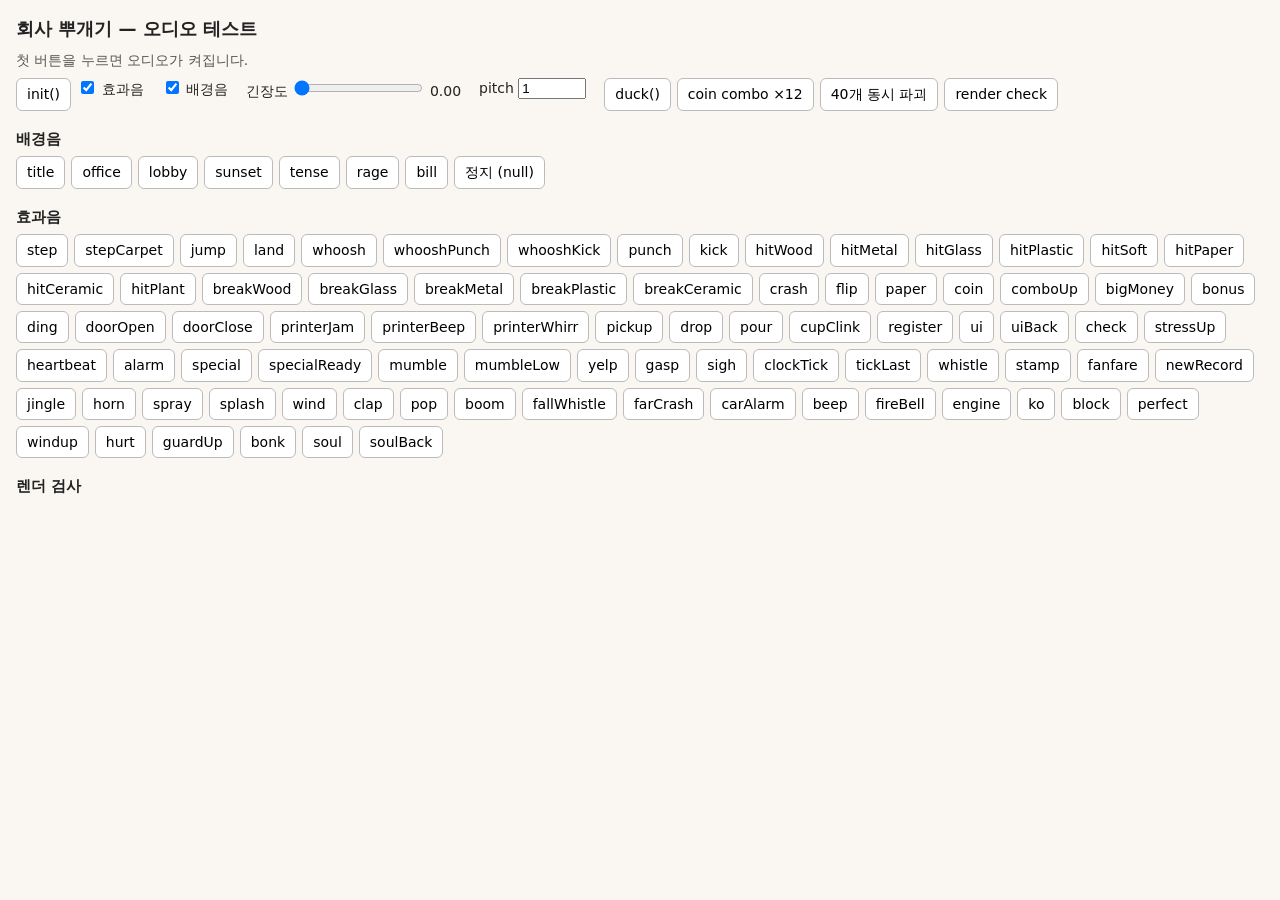
<file: tools/audio-test.html>
<!doctype html>
<html lang="ko">
<head>
<meta charset="utf-8">
<meta name="viewport" content="width=device-width, initial-scale=1">
<title>회사 뿌개기 — 오디오 테스트</title>
<style>
  body { font: 14px/1.45 system-ui, sans-serif; margin: 16px; background: #faf7f2; color: #222; }
  h1 { font-size: 18px; margin: 0 0 8px; }
  h2 { font-size: 15px; margin: 18px 0 6px; }
  .grid { display: flex; flex-wrap: wrap; gap: 6px; }
  button { font: inherit; padding: 5px 10px; border: 1px solid #bbb; border-radius: 6px; background: #fff; cursor: pointer; }
  button:hover { background: #ffeccc; }
  button.on { background: #ffd27a; }
  table { border-collapse: collapse; margin-top: 8px; font-variant-numeric: tabular-nums; }
  td, th { border: 1px solid #ddd; padding: 2px 8px; text-align: right; }
  td:first-child, th:first-child { text-align: left; }
  tr.bad td { background: #ffd9d9; }
  #status { margin: 8px 0; color: #555; }
  label { margin-right: 12px; }
</style>
</head>
<body>
<h1>회사 뿌개기 — 오디오 테스트</h1>
<div id="status">첫 버튼을 누르면 오디오가 켜집니다.</div>
<div class="grid">
  <button id="initBtn">init()</button>
  <label><input type="checkbox" id="sfxOn" checked> 효과음</label>
  <label><input type="checkbox" id="bgmOn" checked> 배경음</label>
  <label>긴장도 <input type="range" id="inten" min="0" max="1" step="0.01" value="0"> <span id="intenVal">0.00</span></label>
  <label>pitch <input type="number" id="pitch" value="1" step="0.1" min="0.25" max="4" style="width:60px"></label>
  <button id="duck">duck()</button>
  <button id="combo">coin combo ×12</button>
  <button id="burst">40개 동시 파괴</button>
  <button id="render">render check</button>
</div>
<h2>배경음</h2>
<div class="grid" id="music"></div>
<h2>효과음</h2>
<div class="grid" id="sfx"></div>
<h2>렌더 검사</h2>
<div id="results"></div>

<script type="module">
// ?mod=http://localhost:PORT/x.js renders another build of the module (only localhost, for before/after comparisons)
const modParam = new URLSearchParams(location.search).get('mod');
const modUrl = modParam && /^http:\/\/(localhost|127\.0\.0\.1):\d+\//.test(modParam) ? modParam : '../js/audio.js';
const { audio, audioLab, createEngine } = await import(modUrl);

const $ = (id) => document.getElementById(id);
const status = (s) => { $('status').textContent = s; };
const pitch = () => Number($('pitch').value) || 1;

// pre-init calls must be silent no-ops
const preInit = [];
try {
  audio.sfx('coin'); audio.sfx('noSuchSound'); audio.music('office'); audio.music('noSuchTrack'); audio.intensity(0.5);
  audio.duck(); audio.suspend(); audio.resume(); audio.setEnabled({ sfx: true }); audio.intensity(0);
  preInit.push('pre-init calls: OK (no throw), state=' + JSON.stringify(audio.state()));
  audio.music(null);
} catch (e) { preInit.push('pre-init calls THREW: ' + e.message); }

function ensure() { audio.init(); setTimeout(() => status('state: ' + JSON.stringify(audio.state())), 150); }
$('initBtn').onclick = ensure;
$('sfxOn').onchange = (e) => audio.setEnabled({ sfx: e.target.checked });
$('bgmOn').onchange = (e) => audio.setEnabled({ bgm: e.target.checked });
$('inten').oninput = (e) => { audio.intensity(+e.target.value); $('intenVal').textContent = (+e.target.value).toFixed(2); };
$('duck').onclick = () => { ensure(); audio.duck(0.6, 600); };
$('combo').onclick = () => { ensure(); for (let i = 0; i < 12; i++) setTimeout(() => audio.sfx('coin', { pitch: 1 + i * 0.09 }), i * 110); };
$('burst').onclick = () => {
  ensure();
  const n = ['breakGlass', 'breakWood', 'breakMetal', 'breakCeramic', 'breakPlastic', 'crash', 'hitMetal', 'coin'];
  for (let i = 0; i < 40; i++) audio.sfx(n[i % n.length], { pan: Math.random() * 2 - 1 });
  setTimeout(() => status('state: ' + JSON.stringify(audio.state())), 50);
};

const mus = $('music');
for (const name of [...audioLab.trackNames, null]) {
  const b = document.createElement('button');
  b.textContent = name ?? '정지 (null)';
  b.onclick = () => {
    ensure(); audio.music(name);
    mus.querySelectorAll('button').forEach((x) => x.classList.toggle('on', x === b && name));
  };
  mus.appendChild(b);
}
const sfxBox = $('sfx');
for (const name of audioLab.sfxNames) {
  const b = document.createElement('button');
  b.textContent = name;
  b.onclick = () => { ensure(); audio.sfx(name, { pitch: pitch() }); };
  sfxBox.appendChild(b);
}

const f = (x, n = 3) => x.toFixed(n);
const db = (x) => (x > 0 ? (20 * Math.log10(x)).toFixed(1) : '-inf');
function row(cells, bad) { return '<tr' + (bad ? ' class="bad"' : '') + '>' + cells.map((c) => '<td>' + c + '</td>').join('') + '</tr>'; }
function flags(r, { silent = 0.01 } = {}) {
  const out = [];
  if (r.nan) out.push('NaN');
  if (r.peak > 1) out.push('CLIP');
  if (r.peak < silent) out.push('SILENT');
  return out.join(' ');
}

/* ---------- spectral / envelope metrics (independent of audio.js internals) ---------- */
function fftEnergy(x) {
  // in-place radix-2 FFT of a real signal; returns |X_k|^2 for k = 0..N/2
  let N = 1; while (N < x.length) N <<= 1;
  const re = new Float64Array(N), im = new Float64Array(N);
  re.set(x);
  for (let i = 1, j = 0; i < N; i++) {
    let bit = N >> 1; for (; j & bit; bit >>= 1) j ^= bit; j ^= bit;
    if (i < j) { const t = re[i]; re[i] = re[j]; re[j] = t; }
  }
  for (let len = 2; len <= N; len <<= 1) {
    const ang = -2 * Math.PI / len, wr = Math.cos(ang), wi = Math.sin(ang), h = len >> 1;
    for (let i = 0; i < N; i += len) {
      let cr = 1, ci = 0;
      for (let k = 0; k < h; k++) {
        const a = i + k, b = a + h;
        const tr = re[b] * cr - im[b] * ci, ti = re[b] * ci + im[b] * cr;
        re[b] = re[a] - tr; im[b] = im[a] - ti; re[a] += tr; im[a] += ti;
        const nr = cr * wr - ci * wi; ci = cr * wi + ci * wr; cr = nr;
      }
    }
  }
  const P = new Float64Array(N / 2 + 1);
  for (let k = 0; k <= N / 2; k++) P[k] = (re[k] * re[k] + im[k] * im[k]) * (k === 0 || k === N / 2 ? 1 : 2) / N;
  return { P, N };
}
const dB10 = (e) => (e > 1e-12 ? 10 * Math.log10(e) : -120);
function metrics(buf) {
  const sr = buf.sampleRate, L = buf.length, chs = buf.numberOfChannels;
  const mono = new Float32Array(L);
  let peak = 0, nan = false, sum = 0;
  for (let ch = 0; ch < chs; ch++) {
    const d = buf.getChannelData(ch);
    for (let i = 0; i < L; i++) {
      const x = d[i];
      if (Number.isNaN(x)) { nan = true; continue; }
      const a = Math.abs(x); if (a > peak) peak = a;
      sum += x * x; mono[i] += x / chs;
    }
  }
  let first = -1, last = 0;
  for (let i = 0; i < L; i++) { const a = Math.abs(mono[i]); if (a > 0.001) { if (first < 0) first = i; last = i; } }
  if (first < 0) first = 0;
  let act = 0; for (let i = first; i <= last; i++) act += mono[i] * mono[i];
  const rmsAct = Math.sqrt(act / Math.max(1, last - first + 1));
  const eEnd = Math.min(L, first + Math.round(0.15 * sr));
  let early = 0; for (let i = first; i < eEnd; i++) early += mono[i] * mono[i];
  const earlyDb = dB10(early / Math.max(1, eEnd - first)), energyDb = dB10(act);
  // envelope in 0.25 ms blocks -> 10%..90% rise of the main transient, and onset->peak
  const B = Math.max(1, Math.round(sr * 0.00025)), nb = Math.ceil(L / B), env = new Float32Array(nb);
  for (let i = 0; i < L; i++) { const a = Math.abs(mono[i]); const k = (i / B) | 0; if (a > env[k]) env[k] = a; }
  let pk = 0; for (let k = 1; k < nb; k++) if (env[k] > env[pk]) pk = k;
  let lo = pk; while (lo > 0 && env[lo] >= 0.1 * env[pk]) lo--;
  let hi = lo; while (hi < pk && env[hi] < 0.9 * env[pk]) hi++;
  const rise = (hi - lo) * B / sr, onsetToPeak = (pk * B - first) / sr;
  // beat punch: 95th-percentile vs median of 10 ms block RMS (how hard the hits stand out of the bed)
  const BB = Math.round(sr * 0.01), blocks = [];
  for (let i = first; i + BB <= last; i += BB) { let s2 = 0; for (let j = i; j < i + BB; j++) s2 += mono[j] * mono[j]; blocks.push(s2 / BB); }
  blocks.sort((a, b) => a - b);
  const punchDb = blocks.length > 10 ? dB10(blocks[Math.floor(blocks.length * 0.95)] / Math.max(1e-12, blocks[Math.floor(blocks.length / 2)])) : 0;
  const { P, N } = fftEnergy(mono);
  const df = sr / N;
  let e0 = 0, e1 = 0, e2 = 0, e3 = 0, cen = 0, tot = 0;
  for (let k = 1; k < P.length; k++) {
    const fq = k * df, e = P[k];
    if (fq < 100) e0 += e; else if (fq < 1000) e1 += e; else if (fq < 6000) e2 += e; else e3 += e;
    cen += fq * e; tot += e;
  }
  return {
    peak, rms: Math.sqrt(sum / (L * chs)), rmsAct, dur: last / sr, nan, earlyDb, energyDb, punchDb,
    crest: rmsAct > 0 ? 20 * Math.log10(env[pk] / rmsAct) : 0,
    rise, onsetToPeak, sub: dB10(e0), low: dB10(e1), mid: dB10(e2), air: dB10(e3), centroid: tot > 0 ? cen / tot : 0,
  };
}
function rmsWin(buf, t0, t1) {
  const sr = buf.sampleRate, a = Math.floor(t0 * sr), b = Math.min(buf.length, Math.floor(t1 * sr));
  let s = 0, n = 0;
  for (let ch = 0; ch < buf.numberOfChannels; ch++) { const d = buf.getChannelData(ch); for (let i = a; i < b; i++) { s += d[i] * d[i]; n++; } }
  return Math.sqrt(s / Math.max(1, n));
}
function peakWin(buf, t0, t1) {
  const sr = buf.sampleRate, a = Math.floor(t0 * sr), b = Math.min(buf.length, Math.floor(t1 * sr));
  let p = 0;
  for (let ch = 0; ch < buf.numberOfChannels; ch++) { const d = buf.getChannelData(ch); for (let i = a; i < b; i++) p = Math.max(p, Math.abs(d[i])); }
  return p;
}
// one sfx through the full master chain (what the player hears). Played at 1.0 s: Chrome's DynamicsCompressor
// squashes anything in the first few hundred ms after a context starts, which a running game never hits.
async function renderMaster(name, o = {}, seconds = 4) {
  const sr = 44100, c = new OfflineAudioContext(2, sr * seconds, sr);
  const e = createEngine(c, {});
  e.sfxAt(name, o, 1.0);
  return c.startRendering();
}
// rage music + rapid punching. sfxMute: hear only the (ducked) music
async function renderDuckScene({ punches = true, sfxMute = false, music = true } = {}) {
  const sr = 44100, c = new OfflineAudioContext(2, sr * 4, sr);
  const e = createEngine(c, {});
  if (music) { e.setIntensity(1); e.musicFilter.frequency.value = 18000; e.music('rage', 0); e.pump(4); }
  if (sfxMute) e.sfxBus.gain.value = 0;
  const times = [];
  if (punches) for (let i = 0; i < 12; i++) {
    const t = 1.0 + i * 0.22; times.push(t);
    e.sfxAt('punch', { vol: 0.65 }, t);
    e.sfxAt(['hitWood', 'hitMetal', 'hitPlastic'][i % 3], { vol: 0.8 }, t);
  }
  return { buf: await c.startRendering(), times };
}

const REPORT = { sfx: {}, master: {}, music: {}, extra: {} };
window.__report = REPORT;

async function renderCheck() {
  status('렌더링 중…');
  const res = $('results');
  let html = '<p>' + preInit.join('<br>') + '</p>';
  let problems = 0;

  html += '<h3>효과음 (빌더 원음, 압축기 전) — 대역 에너지 dB = 10·log10(Σx²)</h3><table id="sfxTable"><tr><th>name</th><th>peak</th><th>peak dB</th><th>RMS</th><th>dur s</th><th>crest dB</th><th>rise ms</th><th>onset→peak ms</th><th>&lt;100</th><th>100–1k</th><th>1k–6k</th><th>&gt;6k</th><th>centroid Hz</th><th>flags</th></tr>';
  for (const name of audioLab.sfxNames) {
    const r = metrics(await audioLab.renderSfx(name));
    REPORT.sfx[name] = r;
    const fl = flags(r); if (fl) problems++;
    html += row([name, f(r.peak), db(r.peak), f(r.rms, 4), f(r.dur, 2), f(r.crest, 1), f(r.rise * 1000, 1), f(r.onsetToPeak * 1000, 1),
      f(r.sub, 1), f(r.low, 1), f(r.mid, 1), f(r.air, 1), f(r.centroid, 0), fl], !!fl);
  }
  html += '</table>';

  html += '<h3>효과음 — 마스터 체인 통과 (게임에서 들리는 그대로)</h3><table><tr><th>name</th><th>peak</th><th>RMS</th><th>rise ms</th><th>flags</th></tr>';
  for (const name of audioLab.sfxNames) {
    const r = metrics(await renderMaster(name));
    REPORT.master[name] = r;
    const fl = flags(r); if (fl) problems++;
    html += row([name, f(r.peak), f(r.rms, 4), f(r.rise * 1000, 1), fl], !!fl);
  }
  html += '</table>';

  // timbre variants (rapid repeats rotate through these)
  if (audioLab.renderSfx.length >= 1) {
    html += '<h3>연타 변주 (variant 0/1/2)</h3><table><tr><th>name</th><th>variant</th><th>centroid Hz</th><th>&lt;100</th><th>&gt;6k</th></tr>';
    REPORT.extra.variants = {};
    for (const name of ['punch', 'kick', 'hitWood', 'hitMetal']) for (const v of [0, 1, 2]) {
      const r = metrics(await audioLab.renderSfx(name, { variant: v }));
      REPORT.extra.variants[name + '#' + v] = { centroid: r.centroid, sub: r.sub, air: r.air };
      html += row([name, v, f(r.centroid, 0), f(r.sub, 1), f(r.air, 1)]);
    }
    html += '</table>';
  }

  // 40 breaks in one frame, no music, straight through the master chain
  {
    const sr = 44100, c = new OfflineAudioContext(2, sr * 3, sr), e = createEngine(c, {});
    const n = ['breakGlass', 'breakWood', 'breakMetal', 'breakCeramic', 'breakPlastic', 'crash', 'hitMetal', 'punch', 'kick', 'coin'];
    let acc = 0; for (let i = 0; i < 40; i++) if (e.sfxAt(n[i % n.length], { vol: 2, pan: Math.random() * 2 - 1 }, 1.0)) acc++;
    const r = metrics(await c.startRendering());
    r.accepted = acc;
    REPORT.extra.burst40 = { ...r, accepted: acc };
    const fl = flags(r); if (fl) problems++;
    html += '<h3>한 프레임 40개 (vol 2, 배경음 없음)</h3><table><tr><th>accepted</th><th>peak</th><th>RMS</th><th>flags</th></tr>' + row([acc, f(r.peak), f(r.rms, 4), fl], !!fl) + '</table>';
  }

  // sidechain duck: music RMS right after each punch, with vs without the punches (sfx bus muted so only music is measured)
  {
    const ref = await renderDuckScene({ punches: false, sfxMute: true });
    const duck = await renderDuckScene({ punches: true, sfxMute: true });
    const dry = await renderDuckScene({ punches: true, music: false });
    const wet = await renderDuckScene({ punches: true, music: true });
    let dsum = 0, pd = [], pw = [];
    for (const t of duck.times) {
      dsum += 20 * Math.log10(rmsWin(duck.buf, t + 0.01, t + 0.12) / Math.max(1e-9, rmsWin(ref.buf, t + 0.01, t + 0.12)));
      pd.push(peakWin(dry.buf, t, t + 0.03)); pw.push(peakWin(wet.buf, t, t + 0.03));
    }
    const avg = (a) => a.reduce((s, x) => s + x, 0) / a.length;
    const recov = 20 * Math.log10(rmsWin(duck.buf, 3.75, 3.95) / Math.max(1e-9, rmsWin(ref.buf, 3.75, 3.95)));
    REPORT.extra.duck = { musicDipDb: dsum / duck.times.length, recoveryDb: recov, sfxPeakAlone: avg(pd), sfxPeakOverMusic: avg(pw), wetPeak: metrics(wet.buf).peak, musicOnlyRms: metrics(ref.buf).rms };
    const D = REPORT.extra.duck;
    html += '<h3>배경음 덕킹 (rage + 0.22 s 간격 펀치 12회)</h3><table><tr><th>music dip dB (0–120 ms)</th><th>recovery dB (끝)</th><th>sfx peak 단독</th><th>sfx peak + 음악</th><th>전체 peak</th></tr>' +
      row([f(D.musicDipDb, 2), f(D.recoveryDb, 2), f(D.sfxPeakAlone), f(D.sfxPeakOverMusic), f(D.wetPeak)], D.wetPeak > 1) + '</table>';
  }

  html += '<h3>coin 콤보 음높이</h3><table><tr><th>pitch</th><th>peak</th><th>RMS</th><th>flags</th></tr>';
  for (const p of [0.5, 1, 1.25, 1.5, 2, 3, 4]) {
    const r = audioLab.analyse(await audioLab.renderSfx('coin', { pitch: p }));
    const fl = flags(r); if (fl) problems++;
    html += row([p, f(r.peak), f(r.rms, 4), fl], !!fl);
  }
  html += '</table>';

  html += '<h3>배경음 8초 (트랙 원음, 음악 버스 볼륨 1)</h3><table id="musTable"><tr><th>track</th><th>intensity</th><th>peak</th><th>peak dB</th><th>RMS</th><th>RMS dB</th><th>flags</th></tr>';
  for (const name of audioLab.trackNames) {
    for (const inten of [0, 1]) {
      const r = audioLab.analyse(await audioLab.renderMusic(name, { seconds: 8, intensity: inten }));
      REPORT.music[name + '@' + inten] = r;
      if (name === 'rage' && inten === 1) REPORT.extra.rageBands = metrics(await audioLab.renderMusic(name, { seconds: 8, intensity: 1 }));
      const fl = flags(r, { silent: 0.05 }); if (fl) problems++;
      html += row([name, inten, f(r.peak), db(r.peak), f(r.rms, 4), db(r.rms), fl], !!fl);
    }
  }
  html += '</table>';

  html += '<h3>배경음 게임 내 레벨 (전체 마스터 체인, -15 dB 버스)</h3><table><tr><th>track</th><th>peak</th><th>RMS</th><th>RMS dB</th></tr>';
  for (const name of audioLab.trackNames) {
    const r = audioLab.analyse(await audioLab.renderMusic(name, { seconds: 8, raw: false }));
    REPORT.music[name + '@game'] = r;
    html += row([name, f(r.peak), f(r.rms, 4), db(r.rms)], r.nan || r.peak > 1);
  }
  html += '</table>';

  html += '<h3>폭주 테스트 (마스터 체인 통과: 1.0 s에 40회 동시 + 1.05~1.53 s에 80회, vol 1.5, rage 배경음)</h3>';
  const st = await audioLab.renderStress();
  const rs = audioLab.analyse(st.buf);
  const sfl = flags(rs); if (sfl) problems++;
  REPORT.extra.stress = { ...rs, accepted: st.accepted, maxVoices: st.maxVoices };
  html += '<table><tr><th>calls</th><th>accepted</th><th>max voices</th><th>peak</th><th>RMS</th><th>flags</th></tr>' +
    row([st.calls, st.accepted, st.maxVoices, f(rs.peak), f(rs.rms, 4), sfl], !!sfl) + '</table>';

  REPORT.problems = problems;
  html += '<pre id="json" style="display:none">' + JSON.stringify(REPORT) + '</pre>';
  html += '<p id="done">DONE problems=' + problems + '</p>';
  res.innerHTML = html;
  status('렌더 검사 완료 — 문제 ' + problems + '개');
}
$('render').onclick = () => renderCheck().catch((e) => { $('results').textContent = 'ERROR ' + e.stack; });
if (new URLSearchParams(location.search).get('auto') === '1') renderCheck().catch((e) => { $('results').innerHTML = '<p id="done">ERROR ' + e.stack + '</p>'; });
</script>
</body>
</html>
</file>
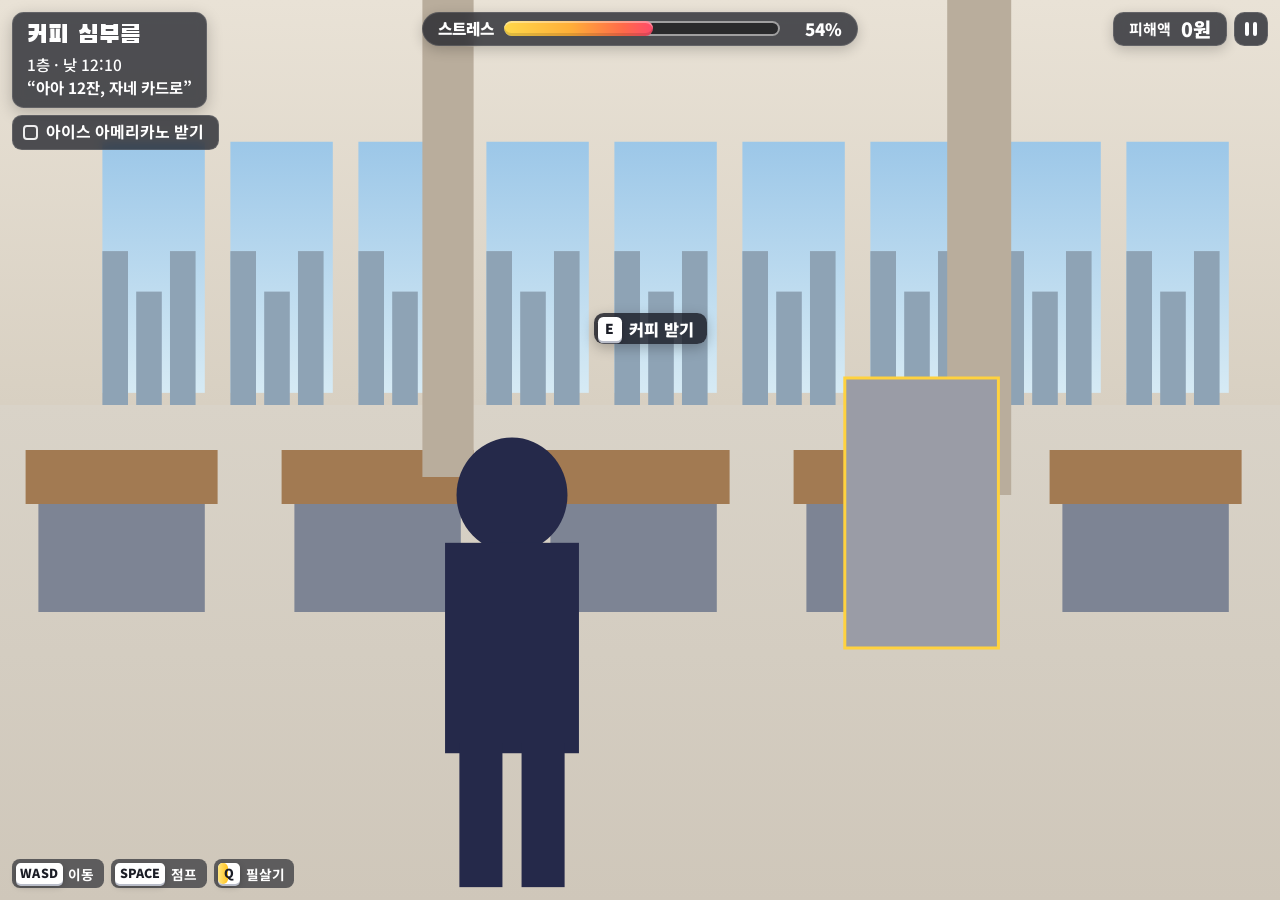
<file: tools/ui-test.html>
<!doctype html>
<html lang="ko">
<head>
<meta charset="utf-8">
<meta name="viewport" content="width=device-width, initial-scale=1, maximum-scale=1, user-scalable=no, viewport-fit=cover">
<title>UI 시험대</title>
<link rel="stylesheet" href="https://fonts.googleapis.com/css2?family=Black+Han+Sans&family=Noto+Sans+KR:wght@500;700;900&display=swap">
<link rel="stylesheet" href="../css/style.css">
<style>
  #scenes { position: fixed; right: 8px; bottom: 8px; z-index: 999; display: flex; gap: 4px; flex-wrap: wrap; max-width: 60vw; justify-content: flex-end; opacity: .25; }
  #scenes:hover { opacity: 1; }
  #scenes a { font: 700 11px sans-serif; color: #fff; background: #000a; padding: 3px 6px; border-radius: 4px; text-decoration: none; }
  .shot #scenes { display: none; }
</style>
</head>
<body>
<div id="mount"></div>
<nav id="scenes"></nav>
<script type="module">
// index.html의 실제 화면 구조를 그대로 가져와 진짜 js/ui.js 를 돌린다.
const q = new URLSearchParams(location.search);
const scene = q.get('scene') || 'hud1';
if (q.get('shot') !== '0') document.documentElement.classList.add('shot');
for (const s of ['title', 'hud1', 'hud2', 'hud3', 'hud4', 'banner', 'bill', 'pause', 'fade', 'elevator', 'touch']) {
  const a = document.createElement('a');
  const p = new URLSearchParams(location.search); p.set('scene', s); p.set('shot', '0');
  a.href = '?' + p; a.textContent = s; document.getElementById('scenes').appendChild(a);
}

const html = await (await fetch('../index.html', { cache: 'no-store' })).text();
const doc = new DOMParser().parseFromString(html, 'text/html');
doc.querySelectorAll('script').forEach((s) => s.remove());
document.getElementById('mount').replaceWith(...doc.body.children);

// 사진 대신 쓰는 사무실 배경
const cv = document.getElementById('cv');
const W = innerWidth, Hh = innerHeight;
cv.width = W * devicePixelRatio; cv.height = Hh * devicePixelRatio;
const g = cv.getContext('2d');
g.scale(devicePixelRatio, devicePixelRatio);
const kind = scene === 'hud1' || scene === 'touch' || scene === 'title' ? 'lobby' : scene === 'hud3' ? 'sunset' : 'office';
function paint() {
  const hz = Hh * 0.45;
  let sky = g.createLinearGradient(0, 0, 0, hz);
  sky.addColorStop(0, kind === 'lobby' ? '#e9e2d6' : '#ece5d8'); sky.addColorStop(1, kind === 'sunset' ? '#e8b48e' : '#d8d0c2');
  g.fillStyle = sky; g.fillRect(0, 0, W, hz);
  // 창문
  for (let i = 0; i < 9; i++) {
    const x = W * 0.08 + i * W * 0.1, w = W * 0.08;
    const gw = g.createLinearGradient(0, hz * 0.35, 0, hz);
    if (kind === 'sunset') { gw.addColorStop(0, '#f6a77a'); gw.addColorStop(1, '#ffd3a1'); }
    else { gw.addColorStop(0, '#9cc7e8'); gw.addColorStop(1, '#d9ecf5'); }
    g.fillStyle = gw; g.fillRect(x, hz * 0.35, w, hz * 0.62);
    g.fillStyle = kind === 'sunset' ? '#8a6a7a' : '#8ea3b5';
    for (let b = 0; b < 3; b++) g.fillRect(x + b * w * 0.33, hz * (0.62 + (b % 2) * 0.1), w * 0.25, hz * 0.4);
  }
  // 바닥
  const fl = g.createLinearGradient(0, hz, 0, Hh);
  if (kind === 'lobby') { fl.addColorStop(0, '#d9d3c8'); fl.addColorStop(1, '#cfc7ba'); }
  else { fl.addColorStop(0, '#4c6597'); fl.addColorStop(1, '#3a5184'); }
  g.fillStyle = fl; g.fillRect(0, hz, W, Hh - hz);
  // 책상들
  g.fillStyle = kind === 'lobby' ? '#a27a52' : '#c9b48f';
  for (let i = 0; i < 5; i++) g.fillRect(W * (0.02 + i * 0.2), hz + Hh * 0.05, W * 0.15, Hh * 0.06);
  g.fillStyle = '#7d8494';
  for (let i = 0; i < 5; i++) g.fillRect(W * (0.03 + i * 0.2), hz + Hh * 0.11, W * 0.13, Hh * 0.12);
  // 기둥
  g.fillStyle = kind === 'lobby' ? '#b9ad9c' : '#3e67b0';
  g.fillRect(W * 0.33, 0, W * 0.04, hz + Hh * 0.08); g.fillRect(W * 0.74, 0, W * 0.05, hz + Hh * 0.1);
  // 주인공 실루엣
  g.fillStyle = '#25294a';
  const px = W * 0.4, py = Hh * 0.55, s = Math.min(W, Hh) / 941;
  g.beginPath(); g.ellipse(px, py, 58 * s, 60 * s, 0, 0, 7); g.fill();
  g.fillRect(px - 70 * s, py + 50 * s, 140 * s, 220 * s);
  g.fillRect(px - 55 * s, py + 260 * s, 45 * s, 150 * s); g.fillRect(px + 10 * s, py + 260 * s, 45 * s, 150 * s);
  // 상호작용 대상
  g.strokeStyle = '#ffd23f'; g.lineWidth = 3;
  g.fillStyle = '#9a9ca6';
  const ox = W * 0.66, oy = Hh * 0.42;
  g.fillRect(ox, oy, W * 0.12, Hh * 0.3); g.strokeRect(ox, oy, W * 0.12, Hh * 0.3);
}
paint();

const { ui } = await import('../js/ui.js?v=' + Date.now());
const log = (...a) => console.log('[handler]', ...a);
ui.init({
  start: (m, o) => log('start', m, o), pause: () => { log('pause'); ui.pause(true, { canSkip: true }); },
  resume: () => { log('resume'); ui.pause(false); }, retry: () => log('retry'), toTitle: () => log('toTitle'),
  quit: () => log('quit'), skipTask: () => log('skipTask'), setting: (k, v) => log('setting', k, v),
  elevator: (id) => log('elevator', id), action: (n, d) => log('action', n, d),
});
window.ui = ui;

const KEYS = [{ k: 'WASD', t: '이동' }, { k: 'SPACE', t: '점프' }, { k: 'Q', t: '필살기' }];
const at = (fx, fy) => [W * fx, Hh * fy];
function hud1() {
  ui.hud(true);
  ui.mission({ title: '커피 심부름', sub: '1층 · 낮 12:10', quote: '아아 12잔, 자네 카드로' });
  ui.tasks([{ text: '아이스 아메리카노 받기' }]);
  ui.stress(54); ui.money(0); ui.keys(KEYS); ui.special(0.45);
  const [x, y] = at(0.51, 0.365);
  const loop = () => { ui.prompt({ key: 'E', text: '커피 받기', x, y }); requestAnimationFrame(loop); }; loop();
}
const S = {
  title() { ui.hud(false); ui.title(true, { best: 128000, days: 2 }); },
  hud1,
  touch: hud1,
  hud2() {
    ui.hud(true);
    ui.mission({ title: '1분 난동', sub: '7층 · 사무실', tone: 'rage' });
    ui.tasks([{ text: '책상 뒤집기', plain: true }]);
    ui.stress(100); ui.money(128000, '피해 총액'); ui.timer(24); ui.combo(12); ui.keys(KEYS); ui.special(1);
    ui.vignette(0.3);
    const [x, y] = at(0.57, 0.54);
    ui.prompt({ key: 'E', text: '엎기', x, y });
    const pop = () => ui.moneyPop(W * 0.62, Hh * 0.35, 24000); pop(); setInterval(pop, 500);
  },
  hud3() {
    ui.hud(true);
    ui.mission({ title: '퇴근 5분 전', sub: '7층 · 오후 5:50' });
    ui.tasks([{ text: '추가 업무 받기' }]);
    ui.stress(86); ui.money(0, '피해 금액'); ui.keys(KEYS);
    ui.bubble('boss', { text: '이것만 하고 가~', x: W * 0.58, y: Hh * 0.33 });
    ui.prompt({ key: 'E', text: '서류 받기', x: W * 0.64, y: Hh * 0.545, hold: 0.4 });
  },
  hud4() {
    ui.hud(true);
    ui.mission({ title: '복합기 용지 걸림', sub: '7층 · 오후 2:20', note: '급한 인쇄 한 장이 안 나온다' });
    ui.tasks([{ text: '용지 걸림 확인', done: false }, { text: '팀장님께 보고', done: true }]);
    ui.stress(42); ui.money(0, '피해 금액'); ui.keys(KEYS);
    ui.prompt({ key: 'E', text: '용지 빼기', x: W * 0.62, y: Hh * 0.51 });
    ui.subtitle('김 대리', '아 진짜… 또 걸렸어? 나 급한데', 999999);
  },
  banner() { S.hud2(); ui.banner('스트레스 100%', '1분 난동 시작!', 999999); ui.flash('#fff', 300); },
  pause() { S.hud4(); ui.pause(true, { canSkip: true }); },
  bill() {
    ui.hud(false);
    ui.bill({
      mode: 'rush', company: '(주)가족같은회사', total: 1284000, best: 980000, isBest: true, relief: 92,
      title: '전설의 퇴사자', comment: '내일 출근은… 하는 걸로.',
      items: [
        { name: '모니터', count: 6, amount: 540000 }, { name: '사무용 의자', count: 4, amount: 280000 },
        { name: '복합기', count: 1, amount: 320000 }, { name: '화분', count: 7, amount: 84000 },
        { name: '서류 더미', count: 12, amount: 36000 }, { name: '커피잔', count: 8, amount: 24000 },
      ],
    });
  },
  fade() { S.hud1(); ui.fade({ time: '낮 12:10', title: '커피 심부름', sub: '1층 로비' }); },
  elevator() {
    S.hud3();
    ui.elevator({ current: 'office', floors: [
      { id: 'roof', label: '옥상', sub: '바람 쐬는 곳' }, { id: 'office', label: '7층', sub: '우리 팀 사무실' },
      { id: 'meeting', label: '3층', sub: '대회의실' }, { id: 'lobby', label: '1층', sub: '로비·카페' },
    ] });
  },
};
S.smoke = async () => {
  // 모든 API를 한 번씩 불러 오류가 없는지 본다
  const out = [];
  const ok = (n, v) => out.push(n + ':' + v);
  S.hud1();
  ui.combo(5); ui.combo(null); ui.timer(9.2); ok('timer', document.getElementById('timer').textContent);
  ui.timer(null); ui.special(1); ui.special(0.2); ui.vignette(0.8); ui.vignette(0);
  ui.flash('#f00', 100); ui.toast('알림'); ui.banner('끝!', '', 500);
  ui.bubble('a', { text: '안녕', x: 100, y: 200 }); ui.bubble('b', { text: '두 번째 말풍선이 아주 길게 이어집니다 줄바꿈 확인', x: 300, y: 200 }); ui.bubble('a', null);
  ui.prompt({ key: 'E', text: '집기', x: 5000, y: -50, hold: 0.5 }); ok('promptClamped', document.getElementById('prompt').style.transform);
  ui.prompt(null); ok('promptHidden', document.getElementById('prompt').hidden);
  for (let i = 0; i < 20; i++) ui.moneyPop(200 + i, 200, 1000 * i);
  ui.money(5000); ok('money', document.getElementById('money-val').textContent);
  ui.tasks([{ text: '하나', done: true }, { text: '둘', plain: true }]); ok('tasks', document.getElementById('tasks').children.length);
  ui.mission(null); ui.keys(null);
  const t0 = performance.now();
  await ui.fade({ time: '오후 5:50', title: '퇴근 5분 전', sub: '7층' }, 600); ok('fadeIn', Math.round(performance.now() - t0));
  await ui.fadeOut(); ok('fadeOut', Math.round(performance.now() - t0) + ' hidden=' + document.getElementById('fade').hidden);
  await ui.fade(null, 200); await ui.fadeOut(); ok('blankFade', document.getElementById('fade').hidden);
  ui.title(true, { best: null, days: 0 });
  document.querySelector('[data-free="lobby"]').click();
  document.querySelector('.tg[data-set="calm"]').click(); ok('calm', ui.settings.calm + ' ' + localStorage.getItem('ppg.settings'));
  document.querySelector('.tg[data-set="calm"]').click();
  document.querySelector('[data-g="f"]').click(); ok('gender', ui.settings.gender);
  document.querySelector('[data-g="m"]').click();
  ui.title(false);
  ui.elevator({ current: 'lobby', floors: [{ id: 'office', label: '7층', sub: '사무실' }, { id: 'lobby', label: '1층', sub: '로비' }] });
  document.querySelector('.ev-btn[data-id="office"]').click(); ok('evHidden', document.getElementById('elevator').hidden);
  ui.pause(true, { canSkip: false }); ok('skipHidden', document.getElementById('p-skip').hidden); document.getElementById('p-resume').click();
  ui.bill({ mode: 'free', items: [], total: 0, best: 0, isBest: false, relief: 10, title: '', comment: '' }); ui.bill(null);
  ui.hud(false); ui.hud(true);
  window.__smoke = 'SMOKE ' + out.join(' | ');
};
// 터치 입력 흉내 (&touch=1 과 함께)
S.touchsmoke = () => {
  S.hud1();
  const acts = [];
  const pe = (type, id, x, y) => {
    const el = document.elementFromPoint(x, y);
    el.dispatchEvent(new PointerEvent(type, { pointerId: id, clientX: x, clientY: y, pointerType: 'touch', bubbles: true, cancelable: true }));
    return el;
  };
  ui.init({ action: (n, d) => acts.push(n + (d ? '↓' : '↑')) });
  const jx = 80, jy = Hh - 80;
  pe('pointerdown', 11, jx, jy); pe('pointermove', 11, jx, jy - 200);
  const j1 = `${ui.joy.x.toFixed(2)},${ui.joy.y.toFixed(2)}`;
  pe('pointerup', 11, jx, jy - 200);
  pe('pointerdown', 12, W * 0.7, Hh * 0.3); pe('pointermove', 12, W * 0.7 + 30, Hh * 0.3 + 10);
  const lk = `${ui.look.dx},${ui.look.dy}`; pe('pointerup', 12, W * 0.7 + 30, Hh * 0.3 + 10);
  const btn = document.querySelector('.t-attack').getBoundingClientRect();
  const hit = pe('pointerdown', 13, btn.left + btn.width / 2, btn.top + btn.height / 2);
  hit.dispatchEvent(new PointerEvent('pointerup', { pointerId: 13, pointerType: 'touch', bubbles: true }));
  window.__smoke = `TOUCH joy=${j1} joyAfter=${ui.joy.x},${ui.joy.y} look=${lk} hit=${hit.className} acts=${acts.join(',')}`;
};
(S[scene] || hud1)();
</script>
</body>
</html>
</file>
<file: css/style.css>
/* 회사 뿌개기 — UI */
:root {
  --ink: #161925;
  --card: rgba(24, 26, 36, .74);
  --card-2: rgba(24, 26, 36, .62);
  --line: rgba(255, 255, 255, .12);
  --txt: #fff;
  --muted: rgba(255, 255, 255, .8);
  --yel: #ffd23f;
  --org: #ff8a2a;
  --red: #ff4b5c;
  --blue: #3d7bff;
  --mint: #22c79a;
  --paper: #fffdf6;
  --hud-font: "Noto Sans KR", system-ui, -apple-system, "Apple SD Gothic Neo", "Malgun Gothic", sans-serif;
  --head-font: "Black Han Sans", "Noto Sans KR", sans-serif;
  --sat: env(safe-area-inset-top, 0px);
  --sar: env(safe-area-inset-right, 0px);
  --sab: env(safe-area-inset-bottom, 0px);
  --sal: env(safe-area-inset-left, 0px);
  --gap: clamp(8px, 1.3vmin, 18px);
  /* 화면 가장자리 여백 (안전 영역 포함) */
  --ex-t: calc(var(--sat) + var(--gap));
  --ex-r: calc(var(--sar) + var(--gap));
  --ex-b: calc(var(--sab) + var(--gap));
  --ex-l: calc(var(--sal) + var(--gap));
  color-scheme: dark;
}

/* HUD 크기 기준: 데스크톱 17px, 휴대폰 11px 근처 */
html { font-size: clamp(11px, min(1.02vw, 1.85vh), 17px); }
html, body {
  margin: 0; height: 100%; overflow: hidden;
  background: var(--ink); color: var(--txt);
  font-family: var(--hud-font); font-weight: 500;
  -webkit-text-size-adjust: 100%;
  -webkit-tap-highlight-color: transparent;
  overscroll-behavior: none;
}
body { position: fixed; inset: 0; touch-action: none; user-select: none; -webkit-user-select: none; -webkit-touch-callout: none; }
button { font: inherit; color: inherit; border: 0; background: none; cursor: pointer; padding: 0; -webkit-tap-highlight-color: transparent; touch-action: manipulation; }
button:focus-visible { outline: 3px solid var(--yel); outline-offset: 2px; }
[hidden] { display: none !important; }

#cv { position: fixed; inset: 0; width: 100%; height: 100%; display: block; touch-action: none; }
#ui { position: fixed; inset: 0; pointer-events: none; z-index: 1; }
#ui > * { pointer-events: none; }

/* ---------- 공통 조각 ---------- */
.card {
  background: var(--card);
  border: 1px solid var(--line);
  border-radius: .9rem;
  backdrop-filter: blur(6px); -webkit-backdrop-filter: blur(6px);
  box-shadow: 0 .35rem 1.2rem rgba(0, 0, 0, .22);
}
.pill {
  background: var(--card);
  border: 1px solid var(--line);
  border-radius: 999px;
  backdrop-filter: blur(6px); -webkit-backdrop-filter: blur(6px);
  box-shadow: 0 .3rem 1rem rgba(0, 0, 0, .2);
}
.kc {
  display: inline-grid; place-items: center;
  min-width: 1.75em; height: 1.75em; padding: 0 .38em; box-sizing: border-box;
  background: #fff; color: #1b1d26;
  border-radius: .38em;
  box-shadow: 0 .16em 0 #b9bdc9, 0 .2em .5em rgba(0, 0, 0, .25);
  font-weight: 900; letter-spacing: .01em; line-height: 1;
  position: relative;
}
.kc b { font-weight: 900; position: relative; z-index: 1; }

/* ---------- HUD ---------- */
#hud {
  position: absolute; inset: 0;
  display: grid;
  grid-template-columns: minmax(0, 1fr) auto minmax(0, 1fr);
  grid-template-rows: auto 1fr auto;
  grid-template-areas: "tl tc tr" ". . ." "keys keys keys";
  column-gap: var(--gap);
  padding: var(--ex-t) var(--ex-r) var(--ex-b) var(--ex-l);
  box-sizing: border-box;
  z-index: 20;
}
.hud-tl { grid-area: tl; display: flex; flex-direction: column; align-items: flex-start; gap: .5rem; min-width: 0; }
.hud-tc { grid-area: tc; display: flex; flex-direction: column; align-items: center; gap: .45rem; }
.hud-tr { grid-area: tr; display: flex; flex-direction: column; align-items: flex-end; gap: .45rem; }
.tr-row { display: flex; gap: .5rem; align-items: stretch; }

/* 미션 카드 */
#mission { padding: .7rem 1.1rem .75rem; max-width: min(21rem, 100%); box-sizing: border-box; transition: border-color .3s, background .3s; }
#mission h2 { margin: 0; font-family: var(--head-font); font-weight: 400; font-size: 1.9rem; line-height: 1.12; letter-spacing: .01em; }
#mission p { margin: .3rem 0 0; font-size: 1.18rem; font-weight: 700; color: var(--muted); line-height: 1.3; }
#m-sub { color: #fff !important; font-weight: 500 !important; }
#m-quote { color: #fff !important; }
#m-note { border-top: 1px solid rgba(255, 255, 255, .35); padding-top: .45rem; margin-top: .5rem !important; font-weight: 500 !important; font-size: 1.05rem !important; }
#mission.rage { background: linear-gradient(135deg, rgba(120, 18, 30, .78), rgba(24, 26, 36, .74) 70%); border-color: rgba(255, 90, 100, .55); }
#mission.rage h2 { color: #fff; text-shadow: 0 0 .6rem rgba(255, 70, 80, .55); }

/* 할 일 */
#tasks { list-style: none; margin: 0; padding: 0; display: flex; flex-direction: column; gap: .4rem; max-width: min(21rem, 100%); }
#tasks li {
  display: flex; align-items: center; gap: .6rem;
  padding: .5rem 1.05rem .5rem .8rem;
  background: var(--card); border: 1px solid var(--line); border-radius: .75rem;
  backdrop-filter: blur(6px); -webkit-backdrop-filter: blur(6px);
  font-size: 1.22rem; font-weight: 700; line-height: 1.25;
  transition: opacity .3s;
}
#tasks li .cb {
  flex: none; width: 1.15rem; height: 1.15rem; border: 2px solid rgba(255, 255, 255, .9); border-radius: .3rem;
  display: grid; place-items: center; box-sizing: border-box;
}
#tasks li.done .cb { background: var(--mint); border-color: var(--mint); }
#tasks li.done .cb::after { content: ""; width: .32rem; height: .6rem; border: solid #fff; border-width: 0 .17rem .17rem 0; transform: translateY(-.08rem) rotate(45deg); }
#tasks li.done .tt { opacity: .62; text-decoration: line-through; text-decoration-thickness: 2px; }
#tasks li.plain { background: rgba(250, 250, 246, .9); color: #1c1e27; border-color: rgba(255, 255, 255, .7); padding-left: 1.05rem; box-shadow: 0 .25rem .8rem rgba(0, 0, 0, .18); }
#tasks li.plain.done .tt { opacity: .5; }
#tasks li.new { animation: task-in .45s cubic-bezier(.2, .9, .3, 1.3); }
@keyframes task-in { from { transform: translateX(-1.2rem); opacity: 0; } }

/* 스트레스 */
#stress { display: flex; align-items: center; gap: .75rem; height: 2.65rem; padding: 0 1.1rem; box-sizing: border-box; width: clamp(15rem, 34vw, 34rem); position: relative; transition: width .35s, padding .35s; }
.s-lbl { font-weight: 900; font-size: 1.2rem; white-space: nowrap; }
#stress-pct { font-weight: 900; font-size: 1.3rem; min-width: 3.1em; text-align: right; font-variant-numeric: tabular-nums; }
.s-bar { position: relative; flex: 1; height: 1.15rem; border-radius: 999px; background: rgba(0, 0, 0, .45); box-shadow: inset 0 0 0 2px rgba(255, 255, 255, .55); overflow: hidden; }
#stress-fill { position: absolute; left: 0; top: 0; bottom: 0; width: 0; border-radius: inherit; background: linear-gradient(90deg, #ffd84a, #ffae38 45%, #ff6a4a 80%, #ff4b6a); box-shadow: inset 0 -3px 0 rgba(0, 0, 0, .12), inset 0 2px 0 rgba(255, 255, 255, .35); }
.s-in { display: none; }
#stress.hot .s-bar { animation: hot 1s ease-in-out infinite; }
@keyframes hot { 50% { box-shadow: inset 0 0 0 2px #ffb2a0, 0 0 .8rem rgba(255, 90, 70, .6); } }
#stress.full { padding: .25rem; gap: 0; }
#stress.full .s-lbl, #stress.full #stress-pct { display: none; }
#stress.full .s-bar { height: 100%; box-shadow: none; }
#stress.full #stress-fill { width: 100% !important; background: linear-gradient(90deg, #ffd23f, #ff9b3a 45%, #ff6a5c 75%, #ff4f78); }
#stress.full .s-in { display: flex; position: absolute; inset: 0; align-items: center; justify-content: center; gap: .6em; color: #2a1305; font-weight: 900; font-size: 1.2rem; white-space: nowrap; }
#stress.full .s-in b { font-weight: 900; font-variant-numeric: tabular-nums; }
#stress.pulse { animation: s-pulse .5s ease-out; }
@keyframes s-pulse { 30% { transform: scale(1.06); box-shadow: 0 0 1.4rem rgba(255, 90, 70, .75); } }

/* 기력 (하트 5개): 싸움이 시작되면 스트레스 막대 아래에 */
#hearts { display: flex; align-items: center; gap: .2rem; height: 1.75rem; padding: 0 .55rem; box-sizing: border-box; align-self: center; }
#hearts i { width: 1.12rem; height: 1rem; background: rgba(255, 255, 255, .22); -webkit-mask: var(--heart) center / contain no-repeat; mask: var(--heart) center / contain no-repeat; }
#hearts i.on { background: linear-gradient(180deg, #ff8197, #ff3d62); }
#hearts.low i.on { animation: heart-low .7s ease-in-out infinite; }
#hearts.down { opacity: .7; }
#hearts.down i.on { background: #9aa0b4; }
@keyframes heart-low { 50% { transform: scale(1.25); } }
:root { --heart: url("data:image/svg+xml,%3Csvg xmlns='http://www.w3.org/2000/svg' viewBox='0 0 20 18'%3E%3Cpath d='M10 17.5 8.6 16.2C3.4 11.6 0 8.6 0 5 0 2.2 2.2 0 5 0c1.9 0 3.7.9 5 2.3C11.3.9 13.1 0 15 0c2.8 0 5 2.2 5 5 0 3.6-3.4 6.6-8.6 11.2z'/%3E%3C/svg%3E"); }

/* 남은 시간 */
#timer {
  font-family: var(--head-font); font-size: 2.3rem; line-height: 1; padding: .3rem 1rem .35rem;
  background: var(--card); border: 1px solid var(--line); border-radius: .8rem; font-variant-numeric: tabular-nums;
  text-shadow: 0 2px 0 rgba(0, 0, 0, .35);
}
#timer.low { color: #fff; background: linear-gradient(180deg, #ff5a63, #d81f3a); border-color: #ff9aa2; }
#timer.tick { animation: tick .35s ease-out; }
@keyframes tick { 0% { transform: scale(1.22); } }

/* 피해액 */
#money { display: flex; align-items: baseline; gap: .8rem; padding: 0 1.15rem; height: 2.65rem; box-sizing: border-box; align-items: center; border-radius: .8rem; }
#money-lbl { font-weight: 700; font-size: 1.15rem; white-space: nowrap; }
#money-val { font-weight: 900; font-size: 1.5rem; white-space: nowrap; font-variant-numeric: tabular-nums; }
#money.big #money-val { color: var(--yel); }
.sq { width: 2.65rem; height: 2.65rem; border-radius: .8rem; background: var(--card); border: 1px solid var(--line); display: flex; gap: .3rem; align-items: center; justify-content: center; pointer-events: auto; backdrop-filter: blur(6px); -webkit-backdrop-filter: blur(6px); }
.sq i { width: .32rem; height: 1.05rem; border-radius: 2px; background: #fff; }
.sq:active { transform: scale(.94); }
#combo {
  font-weight: 900; font-size: 1.05rem; padding: .22rem .7rem; border-radius: .6rem; color: #2b1300;
  background: linear-gradient(180deg, #ffe26a, #ffb12e); box-shadow: 0 .2rem .6rem rgba(0, 0, 0, .25);
  font-variant-numeric: tabular-nums; margin-right: 3.15rem;
}
#combo b { font-size: 1.25rem; }
#combo { transform-origin: 85% 50%; transition: background .2s, color .2s; }
#combo[data-tier="1"] { background: linear-gradient(180deg, #ffcf4a, #ff8a1e); }
#combo[data-tier="2"] { background: linear-gradient(180deg, #ff9a3a, #f0442a); color: #fff; text-shadow: 0 .08rem 0 #7a1405; }
#combo[data-tier="3"] { background: linear-gradient(180deg, #ff5a8a, #b326d6); color: #fff; text-shadow: 0 .08rem 0 #4a0a52; box-shadow: 0 .2rem .6rem rgba(0, 0, 0, .25), 0 0 1rem rgba(255, 90, 200, .6); }

/* 키 안내 */
#keys { grid-area: keys; display: flex; gap: .55rem; align-items: center; align-self: end; flex-wrap: wrap; }
#keys .kh { display: flex; align-items: center; gap: .45rem; padding: .3rem .75rem .3rem .3rem; border-radius: .6rem; background: var(--card-2); font-weight: 700; font-size: 1.05rem; }
#keys .kc { font-size: .95rem; }
#keys .kc.charge::before { content: ""; position: absolute; left: 0; bottom: 0; height: 100%; width: calc(var(--c, 0) * 100%); border-radius: inherit; background: linear-gradient(90deg, #ffe680, #ffc21f); }
#keys .kc.ready { box-shadow: 0 .16em 0 #c08a00, 0 0 .9em rgba(255, 205, 50, .95); animation: ready 1s ease-in-out infinite; }
@keyframes ready { 50% { transform: translateY(-2px); } }

/* ---------- 월드 위 표시 ---------- */
#world { position: absolute; inset: 0; overflow: hidden; z-index: 5; }
#world > * { position: absolute; left: 0; top: 0; will-change: transform; }
.prompt { display: flex; align-items: center; gap: .55rem; padding: .28rem 1rem .28rem .3rem; border-radius: .75rem; background: rgba(24, 26, 36, .8); font-weight: 900; font-size: 1.25rem; white-space: nowrap; box-shadow: 0 .3rem 1rem rgba(0, 0, 0, .25); }
.prompt .kc { font-size: 1.05rem; }
.prompt { overflow: hidden; }
.prompt.hold::after { content: ""; position: absolute; left: 0; bottom: 0; height: .22rem; width: 100%; background: var(--yel); transform-origin: left; transform: scaleX(var(--h, 0)); }
.bubble { padding: .45rem .95rem; background: #fff; color: #1d1f28; border-radius: 1.1rem; font-weight: 700; font-size: 1.12rem; white-space: nowrap; box-shadow: 0 .25rem .9rem rgba(0, 0, 0, .22); max-width: 18rem; }
.bubble::after { content: ""; position: absolute; left: calc(50% - .2rem); bottom: -.7rem; border-style: solid; border-width: .75rem .2rem 0 .65rem; border-color: #fff transparent transparent transparent; }
.bubble.long { white-space: normal; width: max-content; }
.pop { pointer-events: none; }
.pop span { display: block; font-family: var(--hud-font); font-weight: 900; font-size: 1.8rem; color: var(--yel); white-space: nowrap; transform: translate(-50%, -50%) rotate(-6deg); -webkit-text-stroke: .14rem #3a2400; paint-order: stroke fill; text-shadow: 0 .16rem 0 #3a2400, 0 .35rem .6rem rgba(0, 0, 0, .35); font-style: italic; }
/* colour steps by amount (size comes from the pop animation): <10k pale, 10k yellow, 50k orange-gold, 200k hot pink */
.pop[data-tier="0"] span { color: #fff6c8; -webkit-text-stroke-width: .11rem; }
.pop[data-tier="2"] span { color: #ffb52e; -webkit-text-stroke-color: #4a1800; text-shadow: 0 .16rem 0 #4a1800, 0 0 .9rem rgba(255, 170, 40, .65); }
.pop[data-tier="3"] span { color: #ff6fae; -webkit-text-stroke-color: #3d0628; text-shadow: 0 .18rem 0 #3d0628, 0 0 1.2rem rgba(255, 90, 170, .8), 0 0 2.4rem rgba(255, 220, 90, .5); }

/* special wind-up: speed lines from the screen edges */
#speed { position: absolute; inset: -10%; z-index: 7; pointer-events: none; display: none; opacity: 0;
  background: repeating-conic-gradient(from 0deg at 50% 50%, rgba(255, 255, 255, .0) 0deg 4deg, rgba(255, 246, 200, .55) 4deg 5deg, rgba(255, 255, 255, 0) 5deg 9deg);
  -webkit-mask: radial-gradient(ellipse at center, transparent 38%, #000 72%); mask: radial-gradient(ellipse at center, transparent 38%, #000 72%); }
#speed.soft { background: radial-gradient(ellipse at center, transparent 50%, rgba(255, 220, 120, .35) 90%); -webkit-mask: none; mask: none; }

/* ---------- 화면 효과 ---------- */
#vignette { position: absolute; inset: 0; z-index: 6; opacity: 0; background: radial-gradient(ellipse at center, transparent 52%, rgba(200, 0, 20, .55) 85%, rgba(140, 0, 10, .85)); transition: opacity .25s; }
#vignette.beat { animation: beat .9s ease-in-out infinite; }
@keyframes beat { 50% { filter: brightness(1.35); } }
#flash { position: absolute; inset: 0; z-index: 35; opacity: 0; }

#subtitle {
  position: absolute; left: 50%; bottom: calc(var(--ex-b) + 3.8rem); transform: translateX(-50%); z-index: 30;
  max-width: min(46rem, calc(100vw - 2 * var(--side, 1rem))); box-sizing: border-box; width: max-content;
  padding: .55rem 1.2rem; border-radius: .8rem; background: rgba(16, 18, 26, .82);
  font-size: 1.28rem; font-weight: 700; line-height: 1.4; text-align: center; text-wrap: balance;
}
#subtitle .sp { color: var(--yel); margin-right: .55em; font-weight: 900; }
#subtitle .sp:empty { display: none; }
#toast {
  position: absolute; left: 50%; bottom: calc(var(--ex-b) + 7.6rem); transform: translateX(-50%); z-index: 31;
  padding: .45rem 1.05rem; border-radius: 999px; background: #fff; color: #1b1d26; font-weight: 900; font-size: 1.1rem;
  box-shadow: 0 .3rem 1rem rgba(0, 0, 0, .3); white-space: nowrap; max-width: calc(100vw - 2rem); overflow: hidden; text-overflow: ellipsis;
}
#banner { position: absolute; left: 0; right: 0; top: 30%; z-index: 32; display: flex; flex-direction: column; align-items: center; text-align: center; padding: 0 1rem; }
#banner strong {
  font-family: var(--head-font); font-weight: 400; font-size: clamp(2.6rem, 7.5vmin, 5.6rem); line-height: 1.05;
  color: var(--yel); -webkit-text-stroke: .2rem #2a1300; paint-order: stroke fill;
  text-shadow: 0 .3rem 0 #c2341d, 0 .55rem 1.2rem rgba(0, 0, 0, .45);
}
#banner span { margin-top: .6rem; padding: .3rem 1rem; border-radius: 999px; background: rgba(16, 18, 26, .8); font-weight: 900; font-size: 1.35rem; }
#banner span:empty { display: none; }

/* ---------- 터치 ---------- */
#touch { position: absolute; inset: 0; z-index: 10; pointer-events: auto; touch-action: none; }
#look-zone { position: absolute; inset: 0; }
#joy { position: absolute; left: calc(var(--sal) + 1.2rem); bottom: calc(var(--sab) + 1.2rem); width: 8.4rem; height: 8.4rem; pointer-events: none; }
#joy-base { position: absolute; left: 0; top: 0; width: 100%; height: 100%; border-radius: 50%; background: rgba(20, 22, 32, .35); border: 2px solid rgba(255, 255, 255, .45); box-sizing: border-box; transition: opacity .2s; opacity: .75; }
#joy.on #joy-base { opacity: 1; transition: none; }
#joy-knob { position: absolute; left: 50%; top: 50%; width: 44%; height: 44%; margin: -22% 0 0 -22%; border-radius: 50%; background: rgba(255, 255, 255, .88); box-shadow: 0 .2rem .6rem rgba(0, 0, 0, .3); }
#tbtns { position: absolute; right: calc(var(--sar) + 1rem); bottom: calc(var(--sab) + 1rem); width: 16rem; height: 12rem; pointer-events: none; }
.tbtn {
  position: absolute; pointer-events: auto; border-radius: 50%; display: grid; place-items: center;
  font-weight: 900; font-size: 1.05rem; color: #fff; text-shadow: 0 1px 2px rgba(0, 0, 0, .4);
  background: rgba(24, 26, 36, .55); border: 2px solid rgba(255, 255, 255, .55); box-sizing: border-box;
  user-select: none; -webkit-user-select: none; touch-action: none;
}
.tbtn.on { transform: scale(.92); filter: brightness(1.25); }
.t-attack { right: 0; bottom: 0; width: 6.6rem; height: 6.6rem; font-size: 1.35rem; background: radial-gradient(circle at 50% 35%, #ff7a5c, #e2343f); border-color: #ffd0c4; }
/* 때리기 둘레로 반원: 발차기·막기는 바로 옆(엄지가 미끄러지는 자리), 행동·필살기는 그 위, 점프는 때리기 위 */
.t-kick { right: 6.9rem; bottom: .1rem; width: 4.5rem; height: 4.5rem; font-size: .98rem; background: radial-gradient(circle at 50% 35%, #ffb35c, #f07a12); border-color: #ffe2bf; }
/* 막기: 꾹 누르는 동안 막기 (누르면 주인공 앞에 민트색 방패) */
.t-guard { right: 11.6rem; bottom: .1rem; width: 4.5rem; height: 4.5rem; background: radial-gradient(circle at 50% 35%, #7cf0cc, #1fb386); border-color: #e3fff4; color: #053b2b; text-shadow: none; }
.t-guard.on { box-shadow: 0 0 1.1rem rgba(95, 240, 196, .95); }
.t-interact { right: 6.85rem; bottom: 5.1rem; width: 4.3rem; height: 4.3rem; background: rgba(255, 255, 255, .92); color: #1b1d26; text-shadow: none; }
.t-jump { right: .9rem; bottom: 7rem; width: 4.4rem; height: 4.4rem; background: rgba(61, 123, 255, .7); }
.t-special { right: 11.2rem; bottom: 5.1rem; width: 4.3rem; height: 4.3rem; overflow: hidden; }
.t-special::before { content: ""; position: absolute; inset: 0; background: conic-gradient(var(--yel) calc(var(--c, 0) * 360deg), transparent 0); opacity: .75; }
.t-special::after { content: ""; position: absolute; inset: 5px; border-radius: 50%; background: rgba(24, 26, 36, .8); }
.t-special span { position: relative; z-index: 1; }
.t-special.ready { border-color: #fff3b0; box-shadow: 0 0 1.1rem rgba(255, 210, 63, .9); animation: ready 1s ease-in-out infinite; }
.t-special.ready::after { background: radial-gradient(circle at 50% 35%, #ffe680, #ffb21f); }
.t-special.ready span { color: #2b1300; text-shadow: none; }

/* 터치일 때 HUD 조정 */
.touch #keys { display: none; }
.touch #subtitle { --side: 14rem; bottom: calc(var(--ex-b) + 1rem); }
.touch #toast { bottom: calc(var(--ex-b) + 5rem); }

/* ---------- 모달 공통 ---------- */
.modal { position: absolute; inset: 0; display: grid; place-items: center; grid-template-rows: 100%; /* definite row: max-height:100% on the cards now holds */ background: rgba(10, 12, 20, .55); backdrop-filter: blur(3px); -webkit-backdrop-filter: blur(3px); padding: var(--ex-t) var(--ex-r) var(--ex-b) var(--ex-l); box-sizing: border-box; pointer-events: auto !important; }
.btn {
  display: flex; align-items: center; justify-content: center; min-height: 48px; padding: 0 20px; border-radius: 14px;
  font-size: 16px; font-weight: 900; background: rgba(255, 255, 255, .12); border: 1px solid rgba(255, 255, 255, .18); color: #fff;
  transition: transform .12s, filter .12s;
}
.btn:hover { filter: brightness(1.15); }
.btn:active { transform: scale(.97); }
.btn.primary { background: linear-gradient(180deg, #ffe066, #ffc21f); color: #2a1600; border-color: #fff0a8; box-shadow: 0 4px 0 #c98a00; }
.btn.warn { background: linear-gradient(180deg, #ff6b6b, #e23a48); border-color: #ffb3b3; box-shadow: 0 4px 0 #9e1a2a; }
.btn.share { background: linear-gradient(180deg, #4e8cff, #2f64e0); border-color: #a9c6ff; box-shadow: 0 4px 0 #1b3f9c; }
.btn.ghost { background: transparent; border-color: rgba(255, 255, 255, .35); }

/* 엘리베이터 */
#elevator { z-index: 40; background: rgba(10, 12, 20, .35); }
.ev-panel { width: min(340px, 100%); max-height: 100%; overflow: auto; box-sizing: border-box; padding: 18px; border-radius: 20px; background: linear-gradient(160deg, #3a3f4d, #23262f); border: 2px solid #8b93a5; box-shadow: inset 0 1px 0 rgba(255, 255, 255, .2), 0 16px 40px rgba(0, 0, 0, .45); touch-action: pan-y; }
.ev-head { display: flex; align-items: center; gap: 10px; margin-bottom: 12px; }
.ev-head h3 { margin: 0; font-size: 18px; font-weight: 900; }
.ev-arrow { width: 0; height: 0; border: 9px solid transparent; border-bottom: 13px solid var(--yel); margin-top: -10px; filter: drop-shadow(0 0 6px rgba(255, 210, 63, .8)); }
#ev-list { display: flex; flex-direction: column; gap: 7px; margin-bottom: 12px; }
.ev-btn { display: flex; align-items: center; gap: 12px; padding: 5px 10px 5px 6px; border-radius: 14px; background: rgba(0, 0, 0, .25); border: 1px solid rgba(255, 255, 255, .12); text-align: left; }
.ev-btn .fl { flex: none; width: 42px; height: 42px; border-radius: 50%; display: grid; place-items: center; font-family: var(--head-font); font-size: 18px; background: radial-gradient(circle at 50% 35%, #f4f6fa, #c4c9d4); color: #22252e; box-shadow: inset 0 -3px 0 rgba(0, 0, 0, .18), 0 0 0 3px #6b7282; }
.ev-btn .tx { flex: 1; min-width: 0; }
.ev-btn .tx b { display: block; font-size: 15px; font-weight: 900; white-space: nowrap; overflow: hidden; text-overflow: ellipsis; }
.ev-btn .tx small { display: block; font-size: 12.5px; color: var(--muted); white-space: nowrap; overflow: hidden; text-overflow: ellipsis; }
.ev-btn .ev-key { flex: none; font-size: 11px; opacity: .8; }
.ev-btn.sel { border-color: var(--yel); background: rgba(255, 210, 63, .14); }
.ev-btn.sel .fl { box-shadow: inset 0 -3px 0 rgba(0, 0, 0, .18), 0 0 0 3px var(--yel), 0 0 14px rgba(255, 210, 63, .7); }
.ev-btn:hover .fl { box-shadow: inset 0 -3px 0 rgba(0, 0, 0, .18), 0 0 0 3px var(--yel), 0 0 14px rgba(255, 210, 63, .7); }
.ev-btn.cur { opacity: .7; cursor: default; }
.ev-btn.cur .fl { background: radial-gradient(circle at 50% 35%, #fff3b0, #ffc21f); box-shadow: 0 0 0 3px #fff3b0, 0 0 14px rgba(255, 210, 63, .8); }
.ev-panel > .btn { width: 100%; }

/* ---------- 첫 화면 ---------- */
#title { position: absolute; inset: 0; z-index: 50; pointer-events: auto !important; background: linear-gradient(90deg, rgba(14, 16, 26, .86) 0, rgba(14, 16, 26, .6) 30rem, rgba(14, 16, 26, 0) 46rem); }
.t-panel {
  position: absolute; left: 0; top: 0; bottom: 0; width: min(420px, 100%); box-sizing: border-box;
  padding: calc(var(--sat) + clamp(18px, 4vh, 44px)) 24px calc(var(--sab) + 18px) calc(var(--sal) + clamp(20px, 3.4vw, 56px));
  display: flex; flex-direction: column; gap: clamp(10px, 2.2vh, 20px); overflow-y: auto; touch-action: pan-y;
  scrollbar-width: none;
}
.t-panel::-webkit-scrollbar { display: none; }
.logo { margin: 0; font-family: var(--head-font); font-weight: 400; line-height: .95; letter-spacing: -.01em; font-size: clamp(54px, 9vh, 88px); display: flex; flex-wrap: wrap; gap: 0 .18em; transform: rotate(-3deg); transform-origin: left bottom; }
.logo .l1 { color: #fff; text-shadow: 0 .06em 0 #2b2f3d, 0 .12em .3em rgba(0, 0, 0, .4); }
.logo .l2 { color: var(--yel); -webkit-text-stroke: .045em #2a1300; paint-order: stroke fill; text-shadow: .05em .07em 0 var(--red), 0 .14em .35em rgba(0, 0, 0, .45); }
.tagline { margin: 10px 0 0; font-size: 17px; font-weight: 700; color: #ffe9a8; display: inline-block; padding: 4px 12px; border-radius: 999px; background: rgba(255, 75, 92, .22); border: 1px solid rgba(255, 120, 120, .45); }
.t-menu { display: flex; flex-direction: column; gap: 10px; }
.mbtn { position: relative; display: block; text-align: left; padding: 12px 16px; border-radius: 16px; border: 1px solid rgba(255, 255, 255, .16); background: rgba(255, 255, 255, .1); transition: transform .12s, filter .12s; }
button.mbtn:hover { filter: brightness(1.1); transform: translateY(-1px); }
button.mbtn:active { transform: scale(.98); }
.mbtn b { display: block; font-family: var(--head-font); font-weight: 400; font-size: 25px; line-height: 1.15; }
.mbtn small { display: block; margin-top: 2px; font-size: 13.5px; font-weight: 700; opacity: .85; }
.mbtn em { position: absolute; right: 14px; top: 12px; font-style: normal; font-size: 12px; font-weight: 900; padding: 3px 9px; border-radius: 999px; background: rgba(42, 22, 0, .85); color: #ffe066; }
.m-story { background: linear-gradient(135deg, #ffe066, #ffb81f); color: #2a1600; border-color: #fff0a8; box-shadow: 0 5px 0 #c98a00, 0 10px 24px rgba(0, 0, 0, .3); }
.m-story b { font-size: 30px; }
.m-rush { background: linear-gradient(135deg, #ff6f61, #e2304a); border-color: #ffb3a8; box-shadow: 0 4px 0 #9e1a2a; }
.m-free { background: linear-gradient(135deg, rgba(78, 140, 255, .9), rgba(47, 100, 224, .9)); border-color: #a9c6ff; box-shadow: 0 4px 0 #1b3f9c; }
.floors { display: grid; grid-template-columns: repeat(4, minmax(0, 1fr)); gap: 7px; margin-top: 9px; }
.floors button { min-height: 40px; padding: 0 6px; border-radius: 11px; background: rgba(255, 255, 255, .95); color: #1c3d8f; font-weight: 900; font-size: 13.5px; box-shadow: 0 3px 0 rgba(20, 40, 110, .55); transition: transform .12s; white-space: nowrap; display: flex; align-items: center; justify-content: center; gap: 5px; overflow: hidden; }
.floors button i { flex: none; font-style: normal; font-weight: 900; font-size: 11px; letter-spacing: -.02em; line-height: 1; min-width: 20px; height: 18px; padding: 0 4px; box-sizing: border-box; display: inline-grid; place-items: center; border-radius: 6px; background: #1c3d8f; color: #fff; }
.floors button:hover { background: #fff; }
.floors button:active { transform: translateY(2px); box-shadow: 0 1px 0 rgba(20, 40, 110, .55); }
.t-opts { display: flex; flex-direction: column; gap: 9px; }
.t-row { display: flex; align-items: center; gap: 8px; min-width: 0; }
.t-row .nm-btn { flex: 1 1 auto; }
.t-row .seg-lbl { white-space: nowrap; }
.t-row .seg button { min-width: 44px; }
.seg { display: flex; align-items: center; gap: 6px; }
.seg-lbl { font-size: 14px; font-weight: 700; color: var(--muted); margin-right: 4px; }
.seg button { min-width: 50px; min-height: 36px; border-radius: 10px; font-weight: 900; font-size: 15px; background: rgba(255, 255, 255, .1); border: 1px solid rgba(255, 255, 255, .2); }
.seg button[aria-pressed="true"] { background: #fff; color: #1b1d26; border-color: #fff; }
/* 난이도 칩 (첫 화면 맨 위 · 레벨 선택 창): 쉬움 초록 / 보통 노랑 / 어려움 빨강 */
.t-diff { display: grid; grid-template-columns: repeat(3, minmax(0, 1fr)); gap: 6px; }
.dchip { min-height: 42px; padding: 4px 6px; border-radius: 12px; text-align: center; background: rgba(255, 255, 255, .08); border: 1px solid rgba(255, 255, 255, .22); color: rgba(255, 255, 255, .78); transition: transform .12s, filter .12s; min-width: 0; }
.dchip b { display: block; font-size: 15px; font-weight: 900; line-height: 1.15; }
.dchip small { display: block; margin-top: 2px; font-size: 10.5px; font-weight: 700; line-height: 1.2; opacity: .8; overflow: hidden; word-break: keep-all; }
.dchip small:empty { display: none; }
.dchip:hover { filter: brightness(1.15); }
.dchip:active { transform: scale(.97); }
.dchip[aria-checked="true"] { color: #10251c; background: #7ef0c8; border-color: #c9ffe9; box-shadow: 0 3px 0 #17a57c; }
.dchip.d-normal[aria-checked="true"] { color: #2a1600; background: #ffe066; border-color: #fff0a8; box-shadow: 0 3px 0 #c98a00; }
.dchip.d-hard[aria-checked="true"] { color: #fff; background: #e2304a; border-color: #ffb3a8; box-shadow: 0 3px 0 #8f1424; }
.dchip[aria-checked="true"] small { opacity: .9; }
/* 1분 난동: 제목 옆에 일반 · 보스전 두 갈래 (한 줄) */
.m-rush { display: grid; grid-template-columns: auto minmax(0, 1fr); align-items: center; column-gap: 10px; }
.r-hd { min-width: 0; }
.r-hd small { white-space: nowrap; }
.rush2 { display: grid; grid-template-columns: 1fr 1fr; gap: 7px; }
.rush2 button { min-height: 46px; padding: 5px 10px; border-radius: 11px; text-align: left; background: rgba(255, 255, 255, .95); color: #8f1424; box-shadow: 0 3px 0 rgba(110, 16, 30, .55); transition: transform .12s; min-width: 0; }
.rush2 button b { display: block; font-family: var(--head-font); font-weight: 400; font-size: 19px; line-height: 1.1; }
.rush2 button small { display: block; margin-top: 1px; font-size: 11.5px; font-weight: 700; color: #6b2a33; opacity: 1; white-space: nowrap; overflow: hidden; text-overflow: ellipsis; }
.rush2 button[data-mode="boss"] b::after { content: ""; display: inline-block; width: 17px; height: 12px; margin-left: 5px; vertical-align: 1px; background: #d92335; -webkit-mask: var(--crown) center / contain no-repeat; mask: var(--crown) center / contain no-repeat; }
.rush2 button:hover { background: #fff; }
.rush2 button:active { transform: translateY(2px); box-shadow: 0 1px 0 rgba(110, 16, 30, .55); }
.toggles { display: flex; flex-wrap: wrap; gap: 6px; }
.tg { min-height: 34px; padding: 0 12px 0 10px; border-radius: 999px; font-size: 13.5px; font-weight: 700; background: rgba(255, 255, 255, .08); border: 1px solid rgba(255, 255, 255, .22); display: inline-flex; align-items: center; gap: 7px; color: rgba(255, 255, 255, .75); }
.tg::before { content: ""; width: 9px; height: 9px; border-radius: 50%; background: rgba(255, 255, 255, .3); }
.tg[aria-pressed="true"] { background: rgba(34, 199, 154, .22); border-color: rgba(70, 230, 180, .7); color: #fff; }
.tg[aria-pressed="true"]::before { background: #3ff0b8; box-shadow: 0 0 6px #3ff0b8; }
/* 화질: 토글과 같은 알약 높이의 세 칸 고르기 */
.gq { display: inline-flex; align-items: center; gap: 2px; min-height: 34px; box-sizing: border-box; padding: 2px; border-radius: 999px; background: rgba(255, 255, 255, .08); border: 1px solid rgba(255, 255, 255, .22); }
.gq-lbl { padding: 0 5px 0 9px; font-size: 13.5px; font-weight: 700; color: rgba(255, 255, 255, .75); white-space: nowrap; }
.gq button { min-height: 28px; padding: 0 9px; border-radius: 999px; font-size: 13px; font-weight: 800; color: rgba(255, 255, 255, .78); white-space: nowrap; }
.gq button:hover { background: rgba(255, 255, 255, .12); }
.gq button[aria-checked="true"] { background: #fff; color: #1b1d26; }
.t-help { margin: 0; font-size: 12.5px; line-height: 1.6; color: rgba(255, 255, 255, .7); }
.t-help .hi { white-space: nowrap; }
.ev-btn .fl.long { font-size: 15px; }
.t-help .kc { font-size: 11px; min-width: 1.6em; height: 1.6em; margin-right: 3px; }
/* 이름 정하기 (첫 화면 작은 버튼) */
.nm-btn { display: flex; align-items: center; gap: 8px; min-height: 36px; padding: 4px 12px 4px 8px; border-radius: 12px; text-align: left; background: linear-gradient(135deg, rgba(34, 199, 154, .3), rgba(34, 199, 154, .12)); border: 1px solid rgba(70, 230, 180, .6); transition: transform .12s, filter .12s; min-width: 0; }
.nm-btn::before { content: ""; flex: none; width: 22px; height: 16px; background: var(--yel); -webkit-mask: var(--crown) center / contain no-repeat; mask: var(--crown) center / contain no-repeat; }
.nm-btn b { flex: none; font-size: 14px; font-weight: 900; }
.nm-btn small { min-width: 0; font-size: 12px; font-weight: 700; color: rgba(255, 255, 255, .78); white-space: nowrap; overflow: hidden; text-overflow: ellipsis; }
.nm-btn:hover { filter: brightness(1.12); }
.nm-btn:active { transform: scale(.98); }
:root { --crown: url("data:image/svg+xml,%3Csvg xmlns='http://www.w3.org/2000/svg' viewBox='0 0 22 16'%3E%3Cpath d='M1 4l5 4 5-7 5 7 5-4-2 11H3z'/%3E%3C/svg%3E"); }
/* 이름 정하기 창 */
#names { z-index: 70; }
.n-card { width: min(380px, 100%); max-height: 100%; overflow-y: auto; touch-action: pan-y; box-sizing: border-box; padding: 20px; border-radius: 22px; background: rgba(28, 30, 42, .96); border: 1px solid var(--line); box-shadow: 0 20px 50px rgba(0, 0, 0, .5); display: flex; flex-direction: column; gap: 10px; }
.n-card h3 { margin: 0 0 4px; font-family: var(--head-font); font-weight: 400; font-size: 30px; color: var(--yel); }
.n-row { display: flex; align-items: center; gap: 10px; padding: 6px 8px 6px 10px; border-radius: 14px; background: rgba(255, 255, 255, .07); border: 1px solid rgba(255, 255, 255, .14); }
.n-ic { flex: none; width: 28px; height: 28px; border-radius: 50%; display: grid; place-items: center; }
.n-ic::after { content: ""; width: 17px; height: 13px; background: #2a1600; -webkit-mask: var(--crown) center / contain no-repeat; mask: var(--crown) center / contain no-repeat; }
.n-boss .n-ic { background: radial-gradient(circle at 50% 35%, #ffe680, #ffb81f); }
.n-mid .n-ic { background: radial-gradient(circle at 50% 35%, #8db4ff, #2f64e0); }
.n-mid .n-ic::after { width: 14px; height: 14px; background: #fff; -webkit-mask: var(--star) center / contain no-repeat; mask: var(--star) center / contain no-repeat; }
.n-me .n-ic { background: radial-gradient(circle at 50% 35%, #7ef0c8, #17a57c); }
.n-me .n-ic::after { width: 13px; height: 13px; background: #0b3d2c; border-radius: 50% 50% 40% 40%; -webkit-mask: none; mask: none; }
:root { --star: url("data:image/svg+xml,%3Csvg xmlns='http://www.w3.org/2000/svg' viewBox='0 0 20 19'%3E%3Cpath d='M10 0l3 6.3 7 .9-5.1 4.8 1.3 6.9L10 15.6 3.8 18.9 5.1 12 0 7.2l7-.9z'/%3E%3C/svg%3E"); }
.n-lbl { flex: none; width: 62px; font-size: 14px; font-weight: 900; }
.n-row input { flex: 1; min-width: 0; height: 40px; padding: 0 12px; box-sizing: border-box; border-radius: 10px; border: 2px solid rgba(255, 255, 255, .25); background: #fff; color: #1b1d26; font: 700 16px var(--hud-font); user-select: text; -webkit-user-select: text; touch-action: manipulation; pointer-events: auto; }
.n-row input:focus { outline: none; border-color: var(--yel); box-shadow: 0 0 0 3px rgba(255, 210, 63, .35); }
.n-row input::placeholder { color: #9a9daa; font-weight: 500; }
.n-note { margin: 0; font-size: 12.5px; font-weight: 700; color: var(--muted); line-height: 1.45; }
.n-btns { display: grid; grid-template-columns: 1fr 1fr; gap: 8px; margin-top: 4px; }
.n-btns .btn { min-height: 44px; font-size: 15px; padding: 0 10px; }

/* ---------- 레벨 선택 ---------- */
#levels { z-index: 65; }
.lv-card-wrap { width: min(560px, 100%); max-height: 100%; box-sizing: border-box; padding: 18px; border-radius: 22px; background: rgba(28, 30, 42, .96); border: 1px solid var(--line); box-shadow: 0 20px 50px rgba(0, 0, 0, .5); display: flex; flex-direction: column; gap: 10px; min-height: 0; }
.lv-head { display: flex; align-items: baseline; justify-content: space-between; gap: 10px; }
.lv-head h3 { margin: 0; font-family: var(--head-font); font-weight: 400; font-size: 30px; color: var(--yel); }
.lv-stars { font-size: 15px; font-weight: 900; color: #ffe066; white-space: nowrap; }
.lv-scroll { flex: 1 1 auto; min-height: 0; overflow-y: auto; touch-action: pan-y; margin: 0 -4px; padding: 2px 4px 4px; }
.lv-grid { display: grid; grid-template-columns: 1fr 1fr; gap: 8px; }
.lv-card { position: relative; display: flex; align-items: center; gap: 10px; min-height: 64px; padding: 8px 10px 8px 8px; border-radius: 14px; text-align: left; background: rgba(255, 255, 255, .08); border: 1px solid rgba(255, 255, 255, .18); transition: transform .12s, filter .12s; min-width: 0; }
.lv-card:hover { filter: brightness(1.15); }
.lv-card:active { transform: scale(.98); }
.lv-n { flex: none; width: 40px; height: 40px; border-radius: 12px; display: grid; place-items: center; font-family: var(--head-font); font-size: 22px; color: #2a1600; background: radial-gradient(circle at 50% 35%, #fff3b0, #ffc21f); box-shadow: inset 0 -3px 0 rgba(0, 0, 0, .18); }
.lv-card.mid .lv-n { color: #fff; background: radial-gradient(circle at 50% 35%, #8db4ff, #2f64e0); }
.lv-card.boss .lv-n { color: #fff; background: radial-gradient(circle at 50% 35%, #ff8a7c, #d92335); }
.lv-tx { flex: 1; min-width: 0; }
.lv-tx b { display: block; font-size: 15px; font-weight: 900; white-space: nowrap; overflow: hidden; text-overflow: ellipsis; }
.lv-tx small { display: block; font-size: 12px; font-weight: 700; color: var(--muted); white-space: nowrap; overflow: hidden; text-overflow: ellipsis; }
.lv-st { display: flex; align-items: center; gap: 6px; margin-top: 3px; min-width: 0; }
.lv-st .stars { flex: none; font-style: normal; font-size: 15px; letter-spacing: 1px; color: #ffd23f; line-height: 1; text-shadow: 0 1px 0 #2a1600; }
.lv-st em { font-style: normal; font-size: 11.5px; font-weight: 700; color: rgba(255, 255, 255, .72); white-space: nowrap; overflow: hidden; text-overflow: ellipsis; min-width: 0; }
.lv-st .lock { flex: none; width: 12px; height: 14px; background: rgba(255, 255, 255, .6); -webkit-mask: var(--lock) center / contain no-repeat; mask: var(--lock) center / contain no-repeat; }
.lv-tag { position: absolute; top: -7px; right: 8px; padding: 1px 8px; border-radius: 999px; font-size: 10.5px; font-weight: 900; background: #2f64e0; color: #fff; border: 1px solid rgba(255, 255, 255, .5); }
.lv-card.boss .lv-tag { background: #d92335; }
.lv-card.next { border-color: var(--yel); background: rgba(255, 210, 63, .14); box-shadow: 0 0 0 2px rgba(255, 210, 63, .35); }
.lv-card.locked { opacity: .5; filter: saturate(.3); cursor: not-allowed; }
.lv-card.locked:hover { filter: saturate(.3); }
.lv-card.locked .lv-n { background: rgba(255, 255, 255, .25); color: rgba(255, 255, 255, .8); }
.lv-card-wrap > .btn { width: 100%; min-height: 44px; }
:root { --lock: url("data:image/svg+xml,%3Csvg xmlns='http://www.w3.org/2000/svg' viewBox='0 0 18 20'%3E%3Cpath d='M4 8V6a5 5 0 0 1 10 0v2h1.5A1.5 1.5 0 0 1 17 9.5v9a1.5 1.5 0 0 1-1.5 1.5h-13A1.5 1.5 0 0 1 1 18.5v-9A1.5 1.5 0 0 1 2.5 8zm2.5 0h5V6a2.5 2.5 0 0 0-5 0z'/%3E%3C/svg%3E"); }

/* ---------- 멈춤 ---------- */
#pause { z-index: 60; }
.p-card { width: min(380px, 100%); max-height: 100%; overflow-y: auto; touch-action: pan-y; box-sizing: border-box; padding: 22px; border-radius: 22px; background: rgba(28, 30, 42, .94); border: 1px solid var(--line); box-shadow: 0 20px 50px rgba(0, 0, 0, .5); }
.p-card h3 { margin: 0 0 14px; font-family: var(--head-font); font-weight: 400; font-size: 32px; color: var(--yel); }
.p-btns { display: flex; flex-direction: column; gap: 10px; }
.p-keys { list-style: none; margin: 18px 0 0; padding: 14px 0 0; border-top: 1px solid var(--line); display: grid; grid-template-columns: 1fr 1fr; gap: 8px 12px; font-size: 13px; font-weight: 700; color: var(--muted); }
.p-keys li { display: flex; align-items: center; gap: 7px; }
.p-keys .kc { font-size: 11px; flex: none; }

/* ---------- 청구서 ---------- */
#bill { z-index: 60; background: rgba(10, 12, 20, .7); }
.b-wrap { display: flex; flex-direction: column; align-items: center; gap: 16px; width: min(400px, 100%); max-height: 100%; }
.receipt { position: relative; width: 100%; min-height: 0; flex: 0 1 auto; display: flex; background: var(--paper); color: #24242c; border-radius: 6px 6px 0 0; box-shadow: 0 18px 40px rgba(0, 0, 0, .45); animation: print .7s cubic-bezier(.2, .8, .3, 1); transform-origin: top; margin-bottom: 12px; }
.receipt::after { content: ""; position: absolute; left: 0; right: 0; bottom: -12px; height: 12px; background: linear-gradient(-45deg, transparent 8px, var(--paper) 0) 0 0 / 16px 12px repeat-x, linear-gradient(45deg, transparent 8px, var(--paper) 0) 0 0 / 16px 12px repeat-x; }
@keyframes print { from { clip-path: inset(0 0 100% 0); } to { clip-path: inset(0 0 -20px 0); } }
.r-scroll { flex: 1; overflow-y: auto; touch-action: pan-y; padding: 22px 24px 18px; font-variant-numeric: tabular-nums; }
.r-co { margin: 0; text-align: center; font-size: 13px; font-weight: 700; color: #777; letter-spacing: .02em; }
.r-h { margin: 4px 0 2px; text-align: center; font-family: var(--head-font); font-weight: 400; font-size: 30px; color: #1b1b22; }
.r-meta { margin: 0 0 12px; text-align: center; font-size: 12.5px; color: #888; padding-bottom: 12px; border-bottom: 2px dashed #cfcabb; }
.r-items { width: 100%; border-collapse: collapse; font-size: 14.5px; }
.r-items td { padding: 5px 0; vertical-align: top; }
.r-items td.n { font-weight: 700; }
.r-items td.c { color: #888; text-align: right; padding: 5px 10px; white-space: nowrap; width: 1%; }
.r-items td.a { text-align: right; font-weight: 900; white-space: nowrap; width: 1%; }
.r-items tr.empty td { color: #999; text-align: center; padding: 14px 0; }
.r-items tr.sec td { padding: 10px 0 3px; border-top: 1px dashed #c9c2b4; color: #a4452c; font-weight: 900; font-size: 12.5px; }
.r-total { display: flex; justify-content: space-between; align-items: baseline; margin-top: 10px; padding-top: 12px; border-top: 2px dashed #cfcabb; }
.r-total span { font-weight: 900; font-size: 16px; }
.r-total b { font-family: var(--head-font); font-weight: 400; font-size: 32px; color: #d92335; }
.r-best { margin: 4px 0 0; text-align: right; font-size: 13px; font-weight: 700; color: #777; }
.r-best .nb { display: inline-block; margin-right: 6px; padding: 2px 8px; border-radius: 999px; background: #ffd23f; color: #2a1600; font-weight: 900; animation: ready 1s ease-in-out infinite; }
.r-relief { display: flex; align-items: center; gap: 10px; margin-top: 14px; font-size: 13.5px; font-weight: 700; }
.r-relief .rb { flex: 1; height: 10px; border-radius: 99px; background: #ebe6d6; overflow: hidden; }
.r-relief .rb i { display: block; height: 100%; width: 0; border-radius: inherit; background: linear-gradient(90deg, #22c79a, #6be0b8); transition: width 1s .5s cubic-bezier(.2, .8, .3, 1); }
.r-relief b { min-width: 3em; text-align: right; color: #148a69; font-weight: 900; }
.r-rank { text-align: center; margin: 16px 0 6px; }
.stamp { display: inline-block; padding: 6px 16px 4px; border: 3px solid #d92335; border-radius: 10px; color: #d92335; font-family: var(--head-font); font-size: 26px; transform: rotate(-5deg); box-shadow: inset 0 0 0 2px rgba(217, 35, 53, .25); animation: stamp .45s .55s cubic-bezier(.3, 1.6, .5, 1) both; }
.stamp:empty { display: none; }
@keyframes stamp { from { transform: rotate(-5deg) scale(2.2); opacity: 0; } }
.r-comment { margin: 6px 0 0; text-align: center; font-size: 14px; font-weight: 700; color: #555; line-height: 1.5; }
.r-comment:empty { display: none; }
.b-btns { flex: none; display: grid; grid-template-columns: 1fr 1fr; gap: 10px; width: 100%; }
.b-btns .primary { grid-column: 1 / -1; min-height: 54px; font-size: 18px; }
/* 레벨 결과: 별 세 개 (빈 별 → 하나씩 찍힘), 실패 통지서는 빨간 제목 */
.r-stars { display: grid; grid-template-columns: repeat(3, 1fr); gap: 6px; margin: 0 0 12px; padding-bottom: 12px; border-bottom: 2px dashed #cfcabb; text-align: center; }
.r-stars .rs i { display: block; font-style: normal; font-size: 34px; line-height: 1; color: #d6cfbd; }
.r-stars .rs.on i { color: #ffb81f; text-shadow: 0 2px 0 #9a6200; animation: starIn .45s var(--d, .7s) cubic-bezier(.3, 1.6, .5, 1) both; }
.r-stars .rs small { display: block; margin-top: 3px; font-size: 11.5px; font-weight: 700; color: #888; line-height: 1.25; }
.r-stars .rs.on small { color: #6b4a00; }
@keyframes starIn { from { transform: scale(2.4) rotate(-20deg); opacity: 0; } }
#bill.fail .r-h { color: #d92335; }
#bill.lv.next .b-btns { grid-template-columns: repeat(3, minmax(0, 1fr)); }
#bill.lv.fail .b-btns { grid-template-columns: 1fr; }
#bill.lv .b-btns .btn { padding-left: 6px; padding-right: 6px; }

/* ---------- 장면 전환 ---------- */
#fade { position: absolute; inset: 0; z-index: 80; display: grid; place-items: center; background: radial-gradient(circle at 50% 40%, #2b3350, #12141e 70%); opacity: 0; pointer-events: auto !important; }
#fade.blank .f-card { display: none; }
.f-card { text-align: center; padding: 0 24px; }
.clock { position: relative; width: clamp(88px, 18vmin, 150px); aspect-ratio: 1; margin: 0 auto 18px; border-radius: 50%; background: #fffdf6; box-shadow: 0 0 0 6px var(--yel), 0 0 0 11px #2a1600, 0 14px 30px rgba(0, 0, 0, .45); }
.clock::before { content: ""; position: absolute; inset: 9%; border-radius: 50%; background: repeating-conic-gradient(from -1deg, #2a2a33 0 2deg, transparent 2deg 30deg); -webkit-mask: radial-gradient(circle, transparent 80%, #000 81%); mask: radial-gradient(circle, transparent 80%, #000 81%); }
.clock i { position: absolute; left: 50%; bottom: 50%; transform-origin: 50% 100%; border-radius: 99px; background: #22232b; transition: transform 1.1s cubic-bezier(.3, .8, .3, 1); }
.clock .h { width: 7%; height: 26%; margin-left: -3.5%; }
.clock .m { width: 4.5%; height: 38%; margin-left: -2.25%; background: var(--red); }
.clock .dot { position: absolute; left: 50%; top: 50%; width: 10%; height: 10%; margin: -5% 0 0 -5%; border-radius: 50%; background: #22232b; }
.f-time { margin: 0; font-family: var(--head-font); font-size: clamp(30px, 7vmin, 56px); color: var(--yel); line-height: 1.1; }
.f-title { margin: 8px 0 0; font-size: clamp(20px, 4vmin, 30px); font-weight: 900; }
.f-sub { margin: 6px 0 0; font-size: clamp(14px, 2.6vmin, 18px); font-weight: 700; color: var(--muted); }
.f-time:empty, .f-title:empty, .f-sub:empty { display: none; }
/* 레벨 카드: 위에 "레벨 3 · 7층 · 보통", 아래에 목표 */
.f-lv { display: inline-block; margin: 0 0 14px; padding: 4px 14px; border-radius: 999px; font-size: clamp(14px, 2.6vmin, 18px); font-weight: 900; color: #2a1600; background: var(--yel); box-shadow: 0 3px 0 #c98a00; }
.f-goal { margin: 14px auto 0; max-width: 34em; font-size: clamp(13px, 2.3vmin, 16px); font-weight: 700; color: #ffe9a8; padding: 6px 14px; border-radius: 12px; background: rgba(255, 255, 255, .08); border: 1px solid rgba(255, 255, 255, .14); }
.f-lv:empty, .f-goal:empty { display: none; }

/* ---------- 불러오는 중 ---------- */
#boot { position: absolute; inset: 0; z-index: 90; display: grid; place-items: center; background: radial-gradient(circle at 50% 40%, #2b3350, #12141e 70%); text-align: center; transition: opacity .5s; pointer-events: auto !important; }
#boot.out { opacity: 0; pointer-events: none !important; }
.logo.sm { font-size: 56px; justify-content: center; }
.boot-t { margin: 18px 0 0; font-weight: 700; color: var(--muted); animation: blink 1.2s ease-in-out infinite; }
@keyframes blink { 50% { opacity: .4; } }

/* ---------- 휴대폰 세로: HUD 두 줄 ---------- */
@media (max-aspect-ratio: 4/5) {
  html { font-size: clamp(11px, 2.9vw, 15px); }
  #hud { grid-template-columns: minmax(0, 1fr) auto; grid-template-rows: auto auto 1fr auto; grid-template-areas: "tc tr" "tl tl" ". ." "keys keys"; row-gap: .55rem; }
  .hud-tc { align-items: stretch; }
  #stress { width: auto; min-width: 0; padding: 0 .8rem; gap: .5rem; }
  .s-lbl { font-size: 1.05rem; }
  #stress-pct { font-size: 1.1rem; min-width: 2.8em; }
  #timer { align-self: center; }
  #money { padding: 0 .8rem; gap: .5rem; }
  #money-lbl { font-size: 1rem; }
  #money-val { font-size: 1.25rem; }
  #mission { max-width: 72%; }
  #tasks { max-width: 72%; }
  .touch #subtitle { --side: 1rem; bottom: calc(var(--ex-b) + 13.5rem); }
  .touch #toast { bottom: calc(var(--ex-b) + 17.5rem); }
  #banner { top: 36%; }

  /* 첫 화면 → 아래쪽 시트 */
  #title { background: linear-gradient(180deg, rgba(14, 16, 26, .55), rgba(14, 16, 26, 0) 22%, rgba(14, 16, 26, 0) 40%, rgba(14, 16, 26, .82) 62%); }
  .t-panel { top: auto; width: 100%; max-height: 100%; padding: 0 calc(var(--sar) + 18px) calc(var(--sab) + 16px) calc(var(--sal) + 18px); gap: 12px; }
  .t-brand { position: fixed; left: calc(var(--sal) + 20px); top: calc(var(--sat) + 26px); }
  .logo { font-size: clamp(52px, 15vw, 76px); }
  .t-menu { padding: 16px; margin: 0 -6px; border-radius: 22px 22px 18px 18px; background: rgba(20, 22, 34, .72); backdrop-filter: blur(8px); -webkit-backdrop-filter: blur(8px); border: 1px solid var(--line); }
  .t-help { display: none; }
}
@media (max-aspect-ratio: 4/5) and (max-height: 700px) {
  .t-brand { position: static; }
}
@media (max-width: 460px) {
  .lv-grid { grid-template-columns: 1fr; }
  .lv-card-wrap { padding: 14px; }
  .dchip small { white-space: normal; font-size: 10.5px; }
}

/* ---------- 낮은 가로 화면 (휴대폰 가로) ---------- */
@media (max-height: 520px) and (min-aspect-ratio: 4/5) {
  #mission h2 { font-size: 1.7rem; }
  #mission { padding: .5rem .9rem .55rem; }
  #tasks li { padding: .38rem .9rem .38rem .7rem; font-size: 1.12rem; }
  .t-panel { width: min(560px, 100%); padding-top: calc(var(--sat) + 14px); gap: 10px; display: grid; grid-template-columns: 1fr 1fr; grid-template-rows: auto auto 1fr; align-content: start; align-items: start; column-gap: 14px; }
  .t-menu { grid-row: 2 / span 2; }
  .t-brand { grid-column: 1 / -1; display: flex; align-items: center; gap: 14px; }
  .logo { font-size: 44px; }
  .tagline { margin: 0; font-size: 13px; }
  .t-menu { gap: 8px; }
  .mbtn { padding: 8px 12px; border-radius: 13px; }
  .mbtn b, .m-story b { font-size: 21px; }
  .mbtn small { font-size: 12px; }
  .floors { margin-top: 6px; gap: 5px; }
  .floors button { min-height: 34px; font-size: 12px; gap: 3px; padding: 0 3px; }
  .floors button i { display: none; }
  .t-opts { gap: 8px; }
  .tg { min-height: 32px; }
  .gq { min-height: 32px; }
  .gq button { min-height: 26px; }
  .t-help { grid-column: 2; font-size: 11.5px; }
  #title { background: linear-gradient(90deg, rgba(14, 16, 26, .88) 0, rgba(14, 16, 26, .6) 520px, rgba(14, 16, 26, 0) 640px); }
  .p-card { padding: 16px; }
  .p-card h3 { font-size: 24px; margin-bottom: 10px; }
  .p-btns { display: grid; grid-template-columns: 1fr 1fr; gap: 8px; }
  .p-btns .btn { min-height: 42px; font-size: 14.5px; padding: 0 10px; }
  .p-card { width: min(520px, 100%); }
  .p-keys { grid-template-columns: repeat(3, 1fr); margin-top: 12px; padding-top: 10px; gap: 6px 10px; font-size: 12px; }
  .b-wrap { flex-direction: row; align-items: stretch; width: min(640px, 100%); height: 100%; }
  .receipt { flex: 1 1 auto; max-height: calc(100% - 12px); }
  .r-scroll { padding: 14px 18px; }
  .r-h { font-size: 24px; }
  .b-btns { width: 170px; grid-template-columns: 1fr; align-content: center; }
  .b-btns .primary { grid-column: auto; }
  .touch #subtitle { --side: 16rem; }
  #banner { top: 26%; }
  .ev-panel { padding: 12px; }
  .ev-head { margin-bottom: 8px; }
  #ev-list { display: grid; grid-template-columns: 1fr 1fr; gap: 6px; margin-bottom: 8px; }
  .ev-panel { width: min(520px, 100%); }
  .ev-btn .fl { width: 36px; height: 36px; font-size: 16px; }
  .ev-btn { padding: 3px 8px 3px 4px; }
  .ev-btn .tx small { display: none; }
  .n-card { width: min(560px, 100%); padding: 12px 16px; gap: 6px; }
  .n-card h3 { font-size: 22px; margin: 0; }
  .n-row { padding: 3px 6px 3px 8px; }
  .n-row input { height: 34px; }
  .n-note { font-size: 11.5px; }
  .n-btns { grid-template-columns: repeat(4, 1fr); margin-top: 2px; }
  .n-btns .btn { min-height: 38px; font-size: 14px; }
  .nm-btn { min-height: 32px; }
  #hearts { height: 1.6rem; }
  .dchip { min-height: 36px; padding: 3px 4px; }
  .dchip b { font-size: 13.5px; }
  .dchip small { display: none; } /* (좁은 가로 화면: 설명은 레벨 선택 창 · 툴팁에) */
  .m-rush { display: block; }
  .lv-diff .dchip small { display: block; font-size: 10px; white-space: nowrap; text-overflow: ellipsis; }
  .rush2 { gap: 5px; margin-top: 6px; }
  .rush2 button { min-height: 38px; padding: 3px 8px; }
  .rush2 button b { font-size: 16px; }
  .lv-card-wrap { width: min(640px, 100%); padding: 10px 14px; gap: 7px; }
  .lv-head h3 { font-size: 22px; }
  .lv-card { min-height: 50px; padding: 5px 8px 5px 6px; }
  .lv-n { width: 32px; height: 32px; font-size: 18px; }
  .lv-card-wrap > .btn { min-height: 36px; }
  .clock { width: clamp(60px, 14vmin, 90px); margin-bottom: 10px; }
  .f-lv { margin-bottom: 8px; }
  .f-goal { margin-top: 8px; }
  .r-stars .rs i { font-size: 26px; }
  #bill.lv.next .b-btns { grid-template-columns: 1fr; }
  .b-btns .btn { min-height: 40px; }
}

/* 흔들림 약하게 / 움직임 줄이기 */
.calm #vignette.beat, .calm .ready, .calm #stress.hot .s-bar { animation: none !important; }
@media (prefers-reduced-motion: reduce) {
  *, *::before, *::after { animation-duration: .01ms !important; animation-iteration-count: 1 !important; transition-duration: .01ms !important; }
}

/* 낮은 화질 단계 (느린 컴퓨터: gfx.js 가 html 에 .lowgfx): HUD 뒤 흐림은 3D 화면이 바뀔 때마다 다시 계산돼서 끈다 */
.lowgfx * { -webkit-backdrop-filter: none !important; backdrop-filter: none !important; }
</file>
